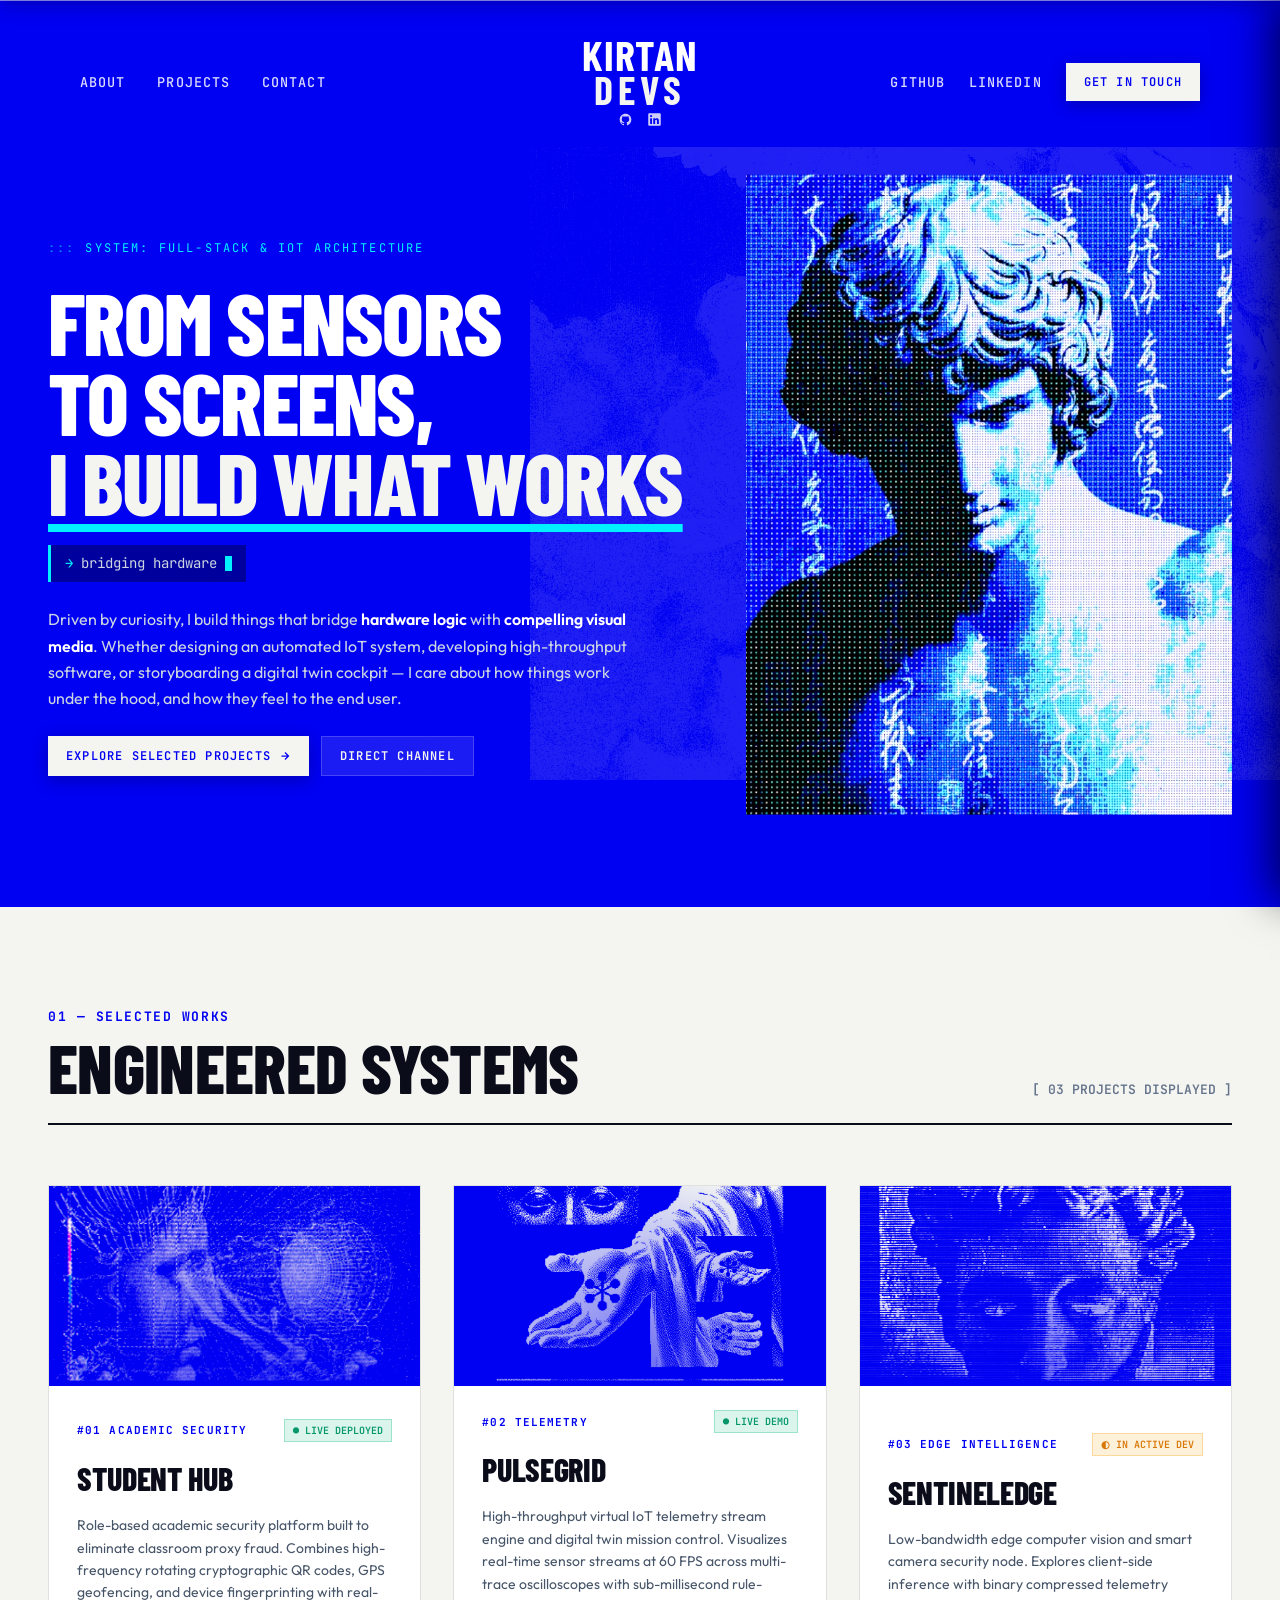
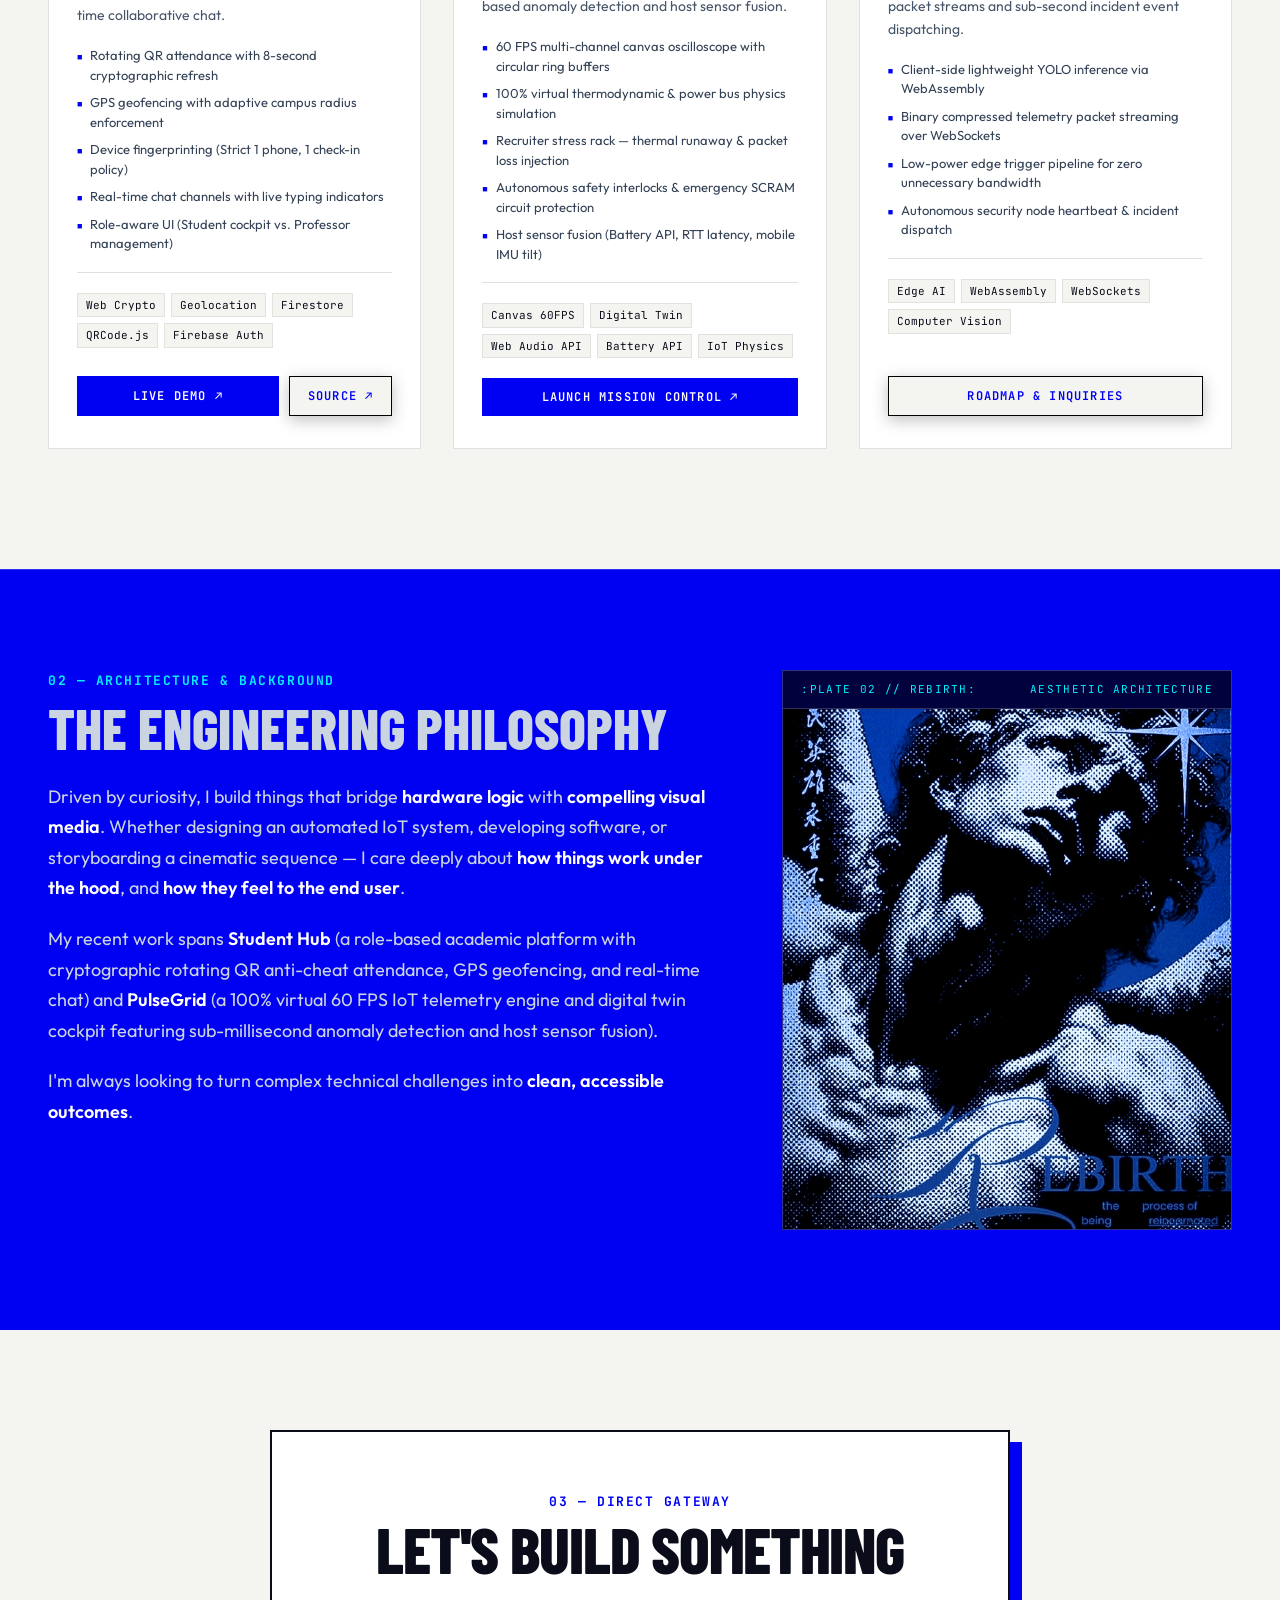
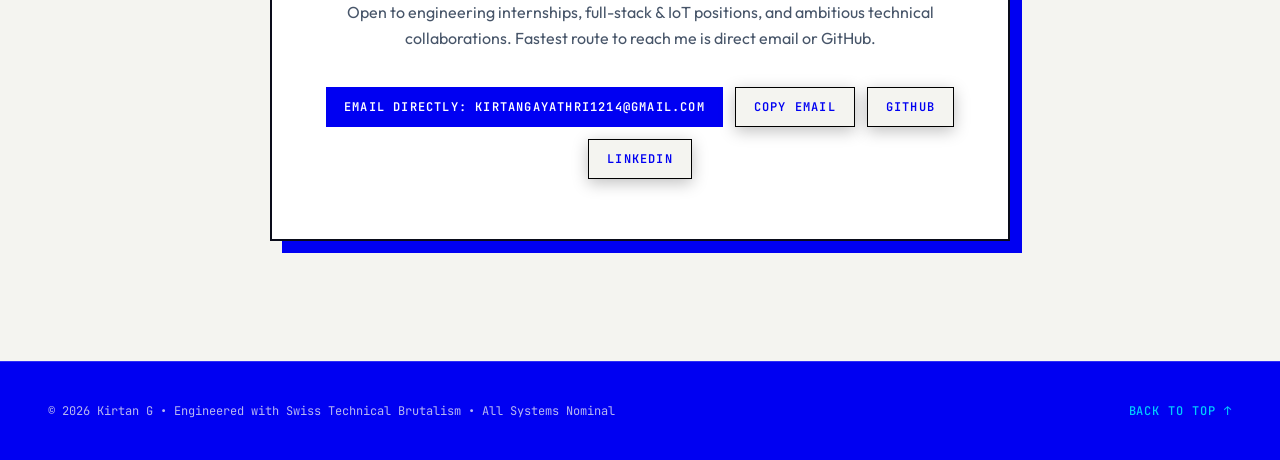
<file: index.html>
﻿<!DOCTYPE html>
<html lang="en">
<head>
  <meta charset="UTF-8">
  <meta name="viewport" content="width=device-width, initial-scale=1.0">
  <title>Kirtan G - IoT &amp; Full-Stack Developer | KIRTAN DEVS</title>
  <meta name="description" content="From sensors to screens, I build what works. Portfolio of Kirtan G featuring Student Hub, PulseGrid, and edge IoT engineering.">
  <meta name="theme-color" content="#0000f2">

  <!-- Open Graph / Social Previews -->
  <meta property="og:type" content="website">
  <meta property="og:title" content="Kirtan G | KIRTAN DEVS - Full-Stack &amp; IoT Developer">
  <meta property="og:description" content="From sensors to screens, I build what works. Explore selected works including Student Hub, PulseGrid, and edge intelligence systems.">
  <meta property="og:image" content="assets/hero-antinous.jpg">
  <meta name="twitter:card" content="summary_large_image">
  <meta name="twitter:title" content="Kirtan G | KIRTAN DEVS">
  <meta name="twitter:description" content="From sensors to screens, I build what works.">
  <meta name="twitter:image" content="assets/hero-antinous.jpg">

  <!-- Favicon (Electric Blue Brutalist Badge) -->
  <link rel="icon" type="image/svg+xml" href="data:image/svg+xml,%3Csvg xmlns='http://www.w3.org/2000/svg' viewBox='0 0 32 32'%3E%3Crect width='32' height='32' fill='%230000f2'/%3E%3Ctext x='16' y='22' fill='%23f4f4f0' font-family='monospace' font-weight='900' font-size='18' text-anchor='middle'%3EK%3C/text%3E%3C/svg%3E">

  <link rel="preconnect" href="https://fonts.googleapis.com">
  <link rel="preconnect" href="https://fonts.gstatic.com" crossorigin>
  <link href="https://fonts.googleapis.com/css2?family=Barlow+Condensed:wght@600;700;800;900&family=Bebas+Neue&family=JetBrains+Mono:wght@400;500;600;700&family=Outfit:wght@400;600;700;800&display=swap" rel="stylesheet">
  <link rel="stylesheet" href="styles.css">
</head>
<body>
  <!-- Film Grain Noise Overlay -->
  <div class="hw-noise-overlay" aria-hidden="true"></div>

  <!-- Antique Celestial Etching Background Watermark -->
  <div class="bg-antique-watermark" aria-hidden="true"></div>

  <!-- Pinned Sticky Navigation -->
  <aside class="pinned-nav" id="pinnedNav" aria-hidden="true">
    <div class="content-container pinned-nav-inner">
      <div style="display:flex; align-items:center; gap:12px;">
        <span style="font-family:'Barlow Condensed', sans-serif; font-weight:800; font-size:22px; letter-spacing:0.04em; line-height:1;">KIRTAN DEVS</span>
        <span class="badge-status live" style="font-size:9px;">:SYSTEM ONLINE:</span>
      </div>
      <div class="pinned-nav-links">
        <a href="#about">About</a>
        <a href="#projects">Projects</a>
        <a href="#contact">Contact</a>
      </div>
      <a href="mailto:kirtangayathri1214@gmail.com" class="hermes-btn hermes-btn-blue" style="padding:6px 14px; font-size:11px;">Connect</a>
    </div>
  </aside>

  <div class="hermes-wrapper">
    <!-- Top Header Navigation -->
    <header class="hermes-header">
      <div class="content-container">
        <nav class="hermes-nav" aria-label="Kirtan Navigation">
          <!-- 1. Left Links -->
          <div class="nav-col-left">
            <a href="#about" class="hw-nav-link">About</a>
            <a href="#projects" class="hw-nav-link">Projects</a>
            <a href="#contact" class="hw-nav-link">Contact</a>
          </div>

          <!-- 2. Center Brand (KIRTAN DEVS + GitHub, LinkedIn) -->
          <div class="nav-brand-center">
            <a href="#" class="brand-text-stacked" aria-label="Kirtan Devs Home">
              <span>KIRTAN</span>
              <span class="sub-brand">DEVS</span>
            </a>
            <div class="brand-socials-row">
              <!-- GitHub -->
              <a href="https://github.com/Kirtanx3" target="_blank" rel="noopener" aria-label="GitHub" title="GitHub">
                <svg viewBox="-3.36 -3.36 30.72 30.72"><path d="M12 .297c-6.63 0-12 5.373-12 12 0 5.303 3.438 9.8 8.205 11.385.6.113.82-.258.82-.577 0-.285-.01-1.04-.015-2.04-3.338.724-4.042-1.61-4.042-1.61C4.422 18.07 3.633 17.7 3.633 17.7c-1.087-.744.084-.729.084-.729 1.205.084 1.838 1.236 1.838 1.236 1.07 1.835 2.809 1.305 3.495.998.108-.776.417-1.305.76-1.605-2.665-.3-5.466-1.332-5.466-5.93 0-1.31.465-2.38 1.235-3.22-.135-.303-.54-1.523.105-3.176 0 0 1.005-.322 3.3 1.23.96-.267 1.98-.399 3-.405 1.02.006 2.04.138 3 .405 2.28-1.552 3.285-1.23 3.285-1.23.645 1.653.24 2.873.12 3.176.765.84 1.23 1.91 1.23 3.22 0 4.61-2.805 5.625-5.475 5.92.42.36.81 1.096.81 2.22 0 1.606-.015 2.896-.015 3.286 0 .315.21.69.825.57C20.565 22.092 24 17.592 24 12.297c0-6.627-5.373-12-12-12"/></svg>
              </a>
              <!-- LinkedIn -->
              <a href="https://www.linkedin.com/in/kirtan-g-93b215352" target="_blank" rel="noopener" aria-label="LinkedIn" title="LinkedIn">
                <svg viewBox="0 0 24 24"><path d="M20.5 2h-17A1.5 1.5 0 0 0 2 3.5v17A1.5 1.5 0 0 0 3.5 22h17a1.5 1.5 0 0 0 1.5-1.5v-17A1.5 1.5 0 0 0 20.5 2zM8 19H5v-9h3zM6.5 8.25A1.75 1.75 0 1 1 8.3 6.5a1.78 1.78 0 0 1-1.8 1.75zM19 19h-3v-4.74c0-1.42-.6-1.93-1.38-1.93A1.74 1.74 0 0 0 13 14.19a.66.66 0 0 0 0 .14V19h-3v-9h2.9v1.3a3.11 3.11 0 0 1 2.7-1.4c1.55 0 3.36.86 3.36 3.66z"/></svg>
              </a>
            </div>
          </div>

          <!-- 3. Right Links -->
          <div class="nav-col-right">
            <a href="https://github.com/Kirtanx3" target="_blank" rel="noopener" class="hw-nav-link">GitHub</a>
            <a href="https://www.linkedin.com/in/kirtan-g-93b215352" target="_blank" rel="noopener" class="hw-nav-link">LinkedIn</a>
            <a href="#contact" class="hermes-btn hermes-btn-paper">Get In Touch</a>
          </div>
        </nav>
      </div>
    </header>

    <!-- Main Content -->
    <main>
      <!-- Hero Section -->
      <section class="hero-section">
        <div class="content-container">
          <div class="hero-grid">
            <div class="hero-copy">
              <div class="hero-meta-tag">
                SYSTEM: FULL-STACK &amp; IoT ARCHITECTURE
              </div>

              <h1 class="hero-title">
                <span class="title-row">From Sensors</span>
                <span class="title-row">To Screens,</span>
                <span class="title-row highlight">I Build What Works</span>
              </h1>

              <div class="typing-bar">
                <span class="typing-prompt">→</span>
                <span id="typedText">bridging hardware &amp; software</span>
                <span class="typing-cursor"></span>
              </div>

              <p class="hero-description">
                Driven by curiosity, I build things that bridge <strong>hardware logic</strong> with
                <strong>compelling visual media</strong>. Whether designing an automated IoT system,
                developing high-throughput software, or storyboarding a digital twin cockpit &mdash;
                I care about how things work under the hood, and how they feel to the end user.
              </p>

              <div class="hero-actions">
                <a href="#projects" class="hermes-btn hermes-btn-paper">
                  Explore Selected Projects
                  <svg width="12" height="12" viewBox="0 0 24 24" fill="none" stroke="currentColor" stroke-width="2.5"><path d="M5 12h14M12 5l7 7-7 7"/></svg>
                </a>
                <a href="#contact" class="hermes-btn hermes-btn-ghost">
                  Direct Channel
                </a>
              </div>
            </div>

            <!-- Hero Graphic: Classical Greek Statue (Unobstructed Full View) -->
            <div class="hero-art-box" id="heroArtBox">
              <img src="assets/hero-antinous.jpg" alt="Cyber Halftone Classical Sculpture with Calligraphy" class="hero-statue-img">
            </div>
          </div>
        </div>
      </section>

      <!-- Projects Section with Authentic Historical Statue Artwork Banners -->
      <section class="paper-section" id="projects">
        <div class="content-container">
          <div class="paper-section-header">
            <div>
              <div class="section-tag">01 &mdash; Selected Works</div>
              <h2 class="section-main-heading">Engineered Systems</h2>
            </div>
            <div style="font-family:var(--font-mono); font-size:13px; font-weight:600; color:#64748b;">
              [ 03 PROJECTS DISPLAYED ]
            </div>
          </div>

          <div class="projects-showcase-grid">
            <!-- Project 1: Student Hub -->
            <article class="project-plate-card">
              <div class="card-art-banner">
                <img src="assets/art-connect.webp" alt="Classical Greek Statues Reaching Across" loading="lazy">
                <div class="card-art-overlay-noise"></div>
              </div>

              <div class="card-body-content">
                <div class="card-top-meta">
                  <span class="card-num">#01 ACADEMIC SECURITY</span>
                  <span class="badge-status live">● LIVE DEPLOYED</span>
                </div>
                <h3 class="project-plate-title">Student Hub</h3>
                <p class="project-plate-desc">
                  Role-based academic security platform built to eliminate classroom proxy fraud.
                  Combines high-frequency rotating cryptographic QR codes, GPS geofencing, and device
                  fingerprinting with real-time collaborative chat.
                </p>

                <ul class="feature-checklist">
                  <li>Rotating QR attendance with 8-second cryptographic refresh</li>
                  <li>GPS geofencing with adaptive campus radius enforcement</li>
                  <li>Device fingerprinting (Strict 1 phone, 1 check-in policy)</li>
                  <li>Real-time chat channels with live typing indicators</li>
                  <li>Role-aware UI (Student cockpit vs. Professor management)</li>
                </ul>

                <div class="card-tags">
                  <span class="card-tag-pill">Web Crypto</span>
                  <span class="card-tag-pill">Geolocation</span>
                  <span class="card-tag-pill">Firestore</span>
                  <span class="card-tag-pill">QRCode.js</span>
                  <span class="card-tag-pill">Firebase Auth</span>
                </div>
              </div>

              <div class="card-actions">
                <a href="https://kirtan-hub.vercel.app" target="_blank" rel="noopener" class="hermes-btn hermes-btn-blue" style="flex:1;">
                  Live Demo ↗
                </a>
                <a href="https://github.com/Kirtanx3/Student-Hub" target="_blank" rel="noopener" class="hermes-btn hermes-btn-paper" style="border:1px solid #000;">
                  Source ↗
                </a>
              </div>
            </article>

            <!-- Project 2: PulseGrid -->
            <article class="project-plate-card">
              <div class="card-art-banner">
                <img src="assets/art-pulsegrid.jpg" alt="Electric Blue Dithered Outstretched Hand with Telemetry Network Node Symbol" loading="lazy">
                <div class="card-art-overlay-noise"></div>
              </div>

              <div class="card-body-content">
                <div class="card-top-meta">
                  <span class="card-num">#02 TELEMETRY</span>
                  <span class="badge-status live">● LIVE DEMO</span>
                </div>
                <h3 class="project-plate-title">PulseGrid</h3>
                <p class="project-plate-desc">
                  High-throughput virtual IoT telemetry stream engine and digital twin mission control.
                  Visualizes real-time sensor streams at 60 FPS across multi-trace oscilloscopes with
                  sub-millisecond rule-based anomaly detection and host sensor fusion.
                </p>

                <ul class="feature-checklist">
                  <li>60 FPS multi-channel canvas oscilloscope with circular ring buffers</li>
                  <li>100% virtual thermodynamic &amp; power bus physics simulation</li>
                  <li>Recruiter stress rack &mdash; thermal runaway &amp; packet loss injection</li>
                  <li>Autonomous safety interlocks &amp; emergency SCRAM circuit protection</li>
                  <li>Host sensor fusion (Battery API, RTT latency, mobile IMU tilt)</li>
                </ul>

                <div class="card-tags">
                  <span class="card-tag-pill">Canvas 60FPS</span>
                  <span class="card-tag-pill">Digital Twin</span>
                  <span class="card-tag-pill">Web Audio API</span>
                  <span class="card-tag-pill">Battery API</span>
                  <span class="card-tag-pill">IoT Physics</span>
                </div>
              </div>

              <div class="card-actions">
                <a href="https://kirtanx3.vercel.app/pulsegrid/" target="_blank" rel="noopener" class="hermes-btn hermes-btn-blue" style="width:100%;">
                  Launch Mission Control ↗
                </a>
              </div>
            </article>

            <!-- Project 3: SentinelEdge -->
            <article class="project-plate-card">
              <div class="card-art-banner">
                <img src="assets/art-memory.webp" alt="Classical Antiquity Sculpted Head" loading="lazy">
                <div class="card-art-overlay-noise"></div>
              </div>

              <div class="card-body-content">
                <div class="card-top-meta">
                  <span class="card-num">#03 EDGE INTELLIGENCE</span>
                  <span class="badge-status wip">◐ IN ACTIVE DEV</span>
                </div>
                <h3 class="project-plate-title">SentinelEdge</h3>
                <p class="project-plate-desc">
                  Low-bandwidth edge computer vision and smart camera security node. Explores
                  client-side inference with binary compressed telemetry packet streams and
                  sub-second incident event dispatching.
                </p>

                <ul class="feature-checklist">
                  <li>Client-side lightweight YOLO inference via WebAssembly</li>
                  <li>Binary compressed telemetry packet streaming over WebSockets</li>
                  <li>Low-power edge trigger pipeline for zero unnecessary bandwidth</li>
                  <li>Autonomous security node heartbeat &amp; incident dispatch</li>
                </ul>

                <div class="card-tags">
                  <span class="card-tag-pill">Edge AI</span>
                  <span class="card-tag-pill">WebAssembly</span>
                  <span class="card-tag-pill">WebSockets</span>
                  <span class="card-tag-pill">Computer Vision</span>
                </div>
              </div>

              <div class="card-actions">
                <a href="#contact" class="hermes-btn hermes-btn-paper" style="width:100%; border:1px solid #000;">
                  Roadmap &amp; Inquiries
                </a>
              </div>
            </article>          </div>
        </div>
      </section>

      <!-- About & Technical Stack Section -->
      <section class="about-section" id="about">
        <div class="content-container">
          <div class="about-grid">
            <div class="about-bio-text">
              <div class="section-tag" style="color:var(--hermes-cyan);">02 &mdash; Architecture &amp; Background</div>
              <h2 style="font-family:'Barlow Condensed', sans-serif; font-size:clamp(36px, 4.5vw, 56px); font-weight:800; text-transform:uppercase; line-height:0.95; margin-bottom:28px;">
                The Engineering Philosophy
              </h2>
              <p>
                Driven by curiosity, I build things that bridge <strong>hardware logic</strong> with
                <strong>compelling visual media</strong>. Whether designing an automated IoT system,
                developing software, or storyboarding a cinematic sequence &mdash; I care deeply about
                <strong>how things work under the hood</strong>, and <strong>how they feel to the end user</strong>.
              </p>
              <p>
                My recent work spans <strong>Student Hub</strong> (a role-based academic platform with cryptographic rotating QR anti-cheat attendance, GPS geofencing, and real-time chat) and <strong>PulseGrid</strong> (a 100% virtual 60 FPS IoT telemetry engine and digital twin cockpit featuring sub-millisecond anomaly detection and host sensor fusion).
              </p>
              <p>
                I'm always looking to turn complex technical challenges into <strong>clean, accessible outcomes</strong>.
              </p>
            </div>

            <div class="about-sidebar">
              <!-- Classical Sculpture Art Plate: REBIRTH -->
              <div class="about-art-card">
                <div class="about-art-header">
                  <span>:PLATE 02 // REBIRTH:</span>
                  <span>AESTHETIC ARCHITECTURE</span>
                </div>
                <div class="about-art-frame">
                  <img src="assets/about-statue.jpg" alt="Classical Sculpture with Blue Halftone and Rebirth Calligraphy" class="about-statue-img">
                </div>
              </div>
            </div>
          </div>
        </div>
      </section>

      <!-- Contact Section -->
      <section class="contact-section" id="contact">
        <div class="content-container">
          <div class="contact-card-box">
            <div class="section-tag">03 &mdash; Direct Gateway</div>
            <h2 class="contact-title">Let's Build Something</h2>
            <p class="contact-text">
              Open to engineering internships, full-stack &amp; IoT positions, and ambitious technical collaborations.
              Fastest route to reach me is direct email or GitHub.
            </p>
            <div class="contact-button-row">
              <a href="mailto:kirtangayathri1214@gmail.com" class="hermes-btn hermes-btn-blue">
                Email Directly: kirtangayathri1214@gmail.com
              </a>
              <button class="hermes-btn hermes-btn-paper" id="copyEmailAction" style="border:1px solid #000;">
                <span id="copyEmailLabel">Copy Email</span>
              </button>
              <a href="https://github.com/Kirtanx3" target="_blank" rel="noopener" class="hermes-btn hermes-btn-paper" style="border:1px solid #000;">
                GitHub
              </a>
              <a href="https://www.linkedin.com/in/kirtan-g-93b215352" target="_blank" rel="noopener" class="hermes-btn hermes-btn-paper" style="border:1px solid #000;">
                LinkedIn
              </a>
            </div>
          </div>
        </div>
      </section>
    </main>

    <!-- Footer -->
    <footer class="hermes-footer">
      <div class="content-container" style="display:flex; justify-content:space-between; align-items:center; flex-wrap:wrap; gap:16px;">
        <div style="font-family:var(--font-mono); font-size:12px; color:rgba(244,244,240,0.75);">
          &copy; 2026 Kirtan G &bull; Engineered with Swiss Technical Brutalism &bull; All Systems Nominal
        </div>
        <div>
          <a href="#" class="hw-nav-link" style="color:var(--hermes-cyan); font-family:var(--font-mono); font-size:12px;">Back to Top &uarr;</a>
        </div>
      </div>
    </footer>
  </div>

    <!-- ===== SWISS BRUTALIST MOBILE NAVIGATION DRAWER & OVERLAY ===== -->
  <div class="mobile-nav-overlay" id="mobileNavOverlay" aria-hidden="true"></div>
  <aside class="mobile-nav-drawer" id="mobileNavDrawer" aria-label="Mobile Navigation Menu">
    <div class="mobile-drawer-header">
      <div class="mobile-drawer-brand">
        <span>KIRTAN</span>
        <span class="sub-brand">DEVS</span>
      </div>
      <button class="mobile-drawer-close" id="mobileDrawerClose" aria-label="Close navigation menu" type="button">&times;</button>
    </div>

    <div class="mobile-drawer-status">
      <span class="badge-status live">:SYSTEM ONLINE:</span>
      <span class="mobile-drawer-tag">FULL-STACK &amp; IoT</span>
    </div>

    <nav class="mobile-drawer-links">
      <a href="#projects" class="mobile-drawer-link" data-mobile-nav>
        <span class="link-num">01</span>
        <span class="link-label">Selected Works</span>
        <span class="link-arrow">&rarr;</span>
      </a>
      <a href="#about" class="mobile-drawer-link" data-mobile-nav>
        <span class="link-num">02</span>
        <span class="link-label">The Philosophy</span>
        <span class="link-arrow">&rarr;</span>
      </a>
      <a href="#contact" class="mobile-drawer-link" data-mobile-nav>
        <span class="link-num">03</span>
        <span class="link-label">Direct Gateway</span>
        <span class="link-arrow">&rarr;</span>
      </a>
    </nav>

    <div class="mobile-drawer-footer">
      <a href="mailto:kirtangayathri1214@gmail.com" class="hermes-btn hermes-btn-blue" style="width:100%; padding:12px; margin-bottom:12px;">
        Email Directly &rarr;
      </a>
      <div class="mobile-drawer-socials">
        <a href="https://github.com/Kirtanx3" target="_blank" rel="noopener" class="hermes-btn hermes-btn-paper" style="flex:1; border:1px solid #000; padding:10px;">
          GitHub &nearr;
        </a>
        <a href="https://www.linkedin.com/in/kirtan-g-93b215352" target="_blank" rel="noopener" class="hermes-btn hermes-btn-paper" style="flex:1; border:1px solid #000; padding:10px;">
          LinkedIn &nearr;
        </a>
      </div>
    </div>
  </aside>

  <div id="toastNotice" class="toast-notice">Copied to clipboard!</div>
  <script src="script.js"></script>
</body>
</html>
</file>
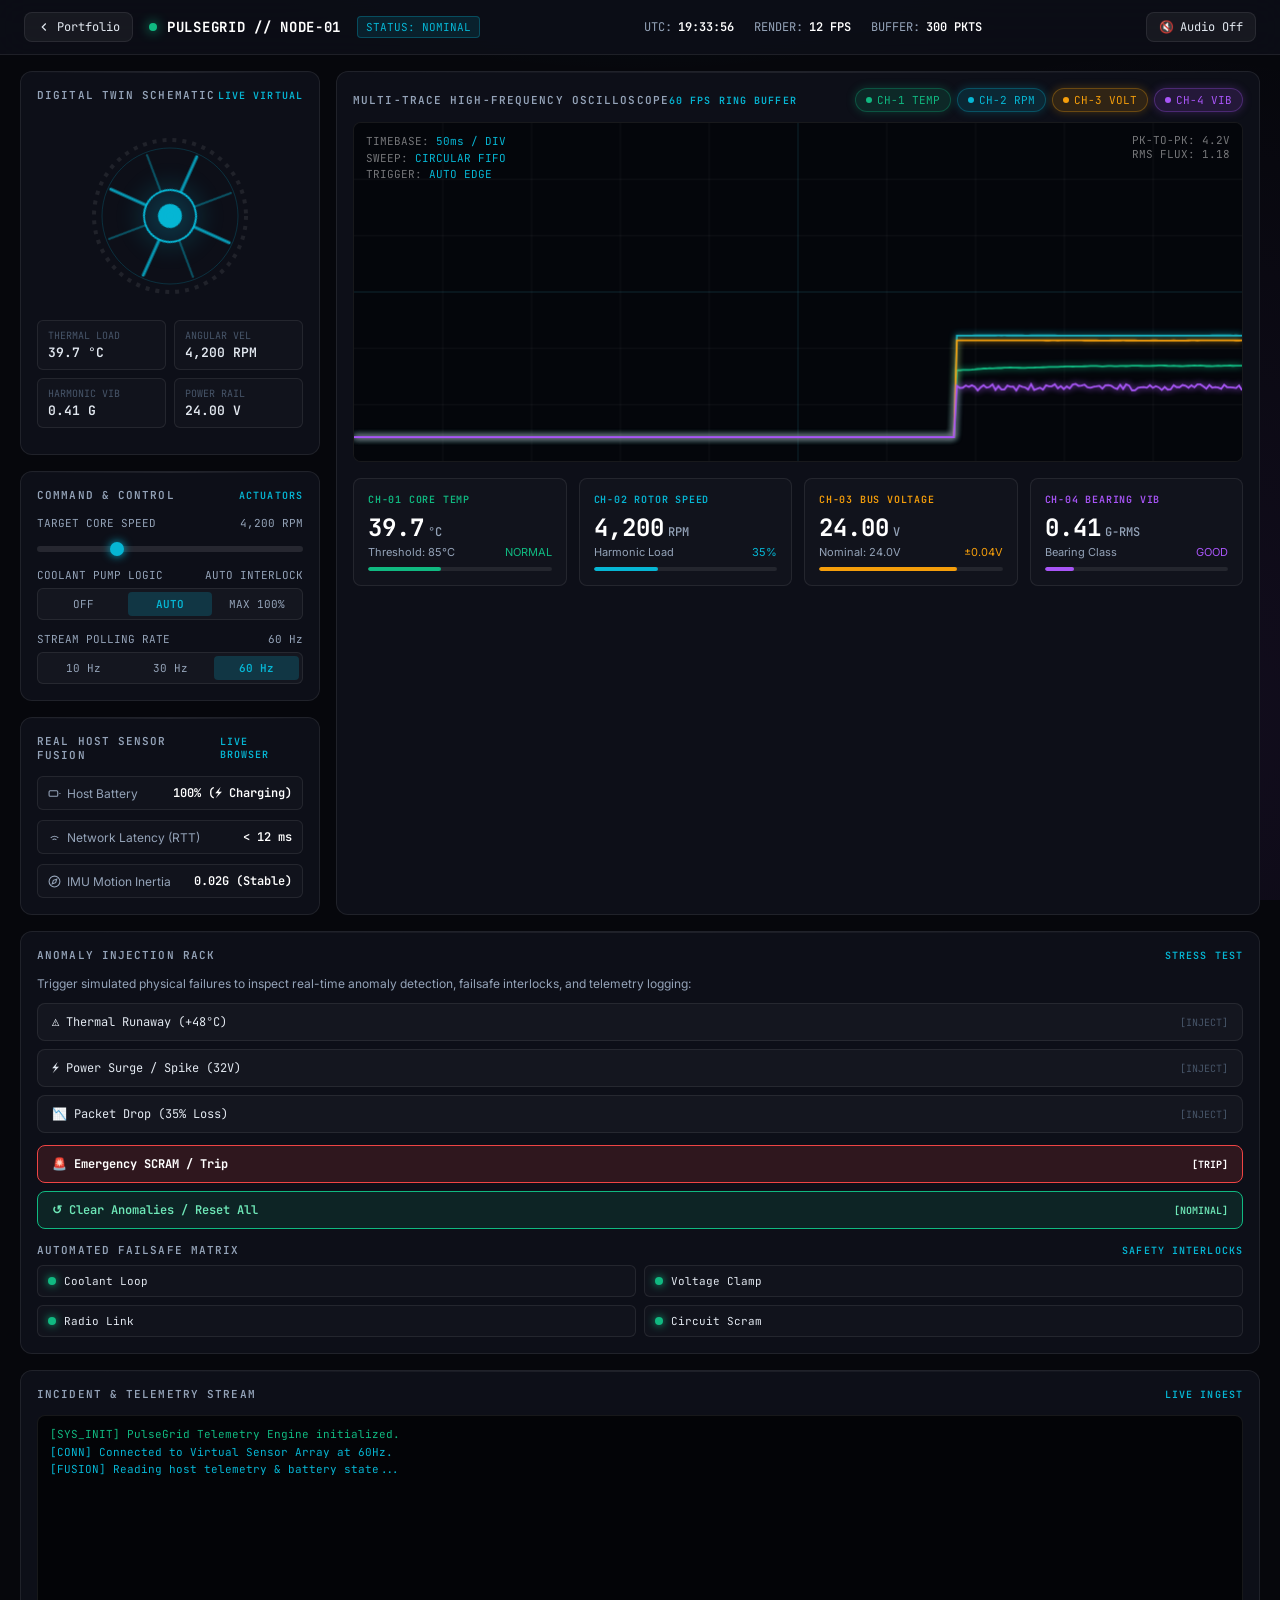
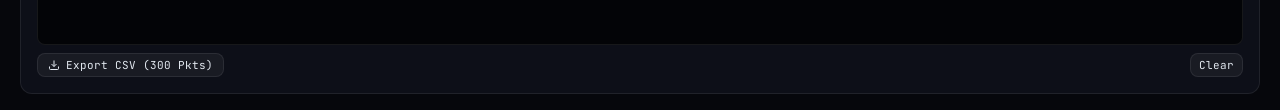
<file: pulsegrid/index.html>
<!DOCTYPE html>
<html lang="en">
<head>
<meta charset="UTF-8">
<meta name="viewport" content="width=device-width, initial-scale=1.0">
<title>PulseGrid — High-Throughput IoT Telemetry Engine & Digital Twin</title>
<meta name="description" content="Real-time virtual IoT telemetry stream engine, 60 FPS multi-channel oscilloscope, anomaly detection, and digital twin mission control.">
<link rel="icon" href="data:image/svg+xml,<svg xmlns='http://www.w3.org/2000/svg' viewBox='0 0 100 100'><text y='.9em' font-size='90'>⚡</text></svg>">

<link rel="preconnect" href="https://fonts.googleapis.com">
<link rel="preconnect" href="https://fonts.gstatic.com" crossorigin>
<link href="https://fonts.googleapis.com/css2?family=Inter:wght@400;500;600;700;800&family=JetBrains+Mono:wght@400;500;600;700&display=swap" rel="stylesheet">

<style>
* { margin: 0; padding: 0; box-sizing: border-box; }

:root {
  --bg-deep: #06070c;
  --bg-panel: #0d0f18;
  --bg-card: rgba(18, 22, 34, 0.7);
  --border: rgba(255, 255, 255, 0.08);
  --border-glow: rgba(6, 182, 212, 0.3);
  --text: #e2e8f0;
  --text-dim: #94a3b8;
  --text-muted: #475569;
  
  --cyan: #06b6d4;
  --cyan-glow: rgba(6, 182, 212, 0.25);
  --emerald: #10b981;
  --emerald-glow: rgba(16, 185, 129, 0.25);
  --amber: #f59e0b;
  --amber-glow: rgba(245, 158, 11, 0.25);
  --rose: #ef4444;
  --rose-glow: rgba(239, 68, 68, 0.35);
  --purple: #a855f7;
  
  --mono: 'JetBrains Mono', monospace;
  --sans: 'Inter', -apple-system, BlinkMacSystemFont, sans-serif;
  --radius: 12px;
  --radius-sm: 8px;
}

body {
  font-family: var(--sans);
  background: var(--bg-deep);
  color: var(--text);
  min-height: 100vh;
  overflow-x: hidden;
  background-image: 
    radial-gradient(ellipse 60% 40% at 50% -20%, rgba(6, 182, 212, 0.12), transparent 70%),
    radial-gradient(circle at 90% 80%, rgba(168, 85, 247, 0.08), transparent 50%),
    linear-gradient(to bottom, rgba(6,7,12,0.9), var(--bg-deep));
  background-attachment: fixed;
}

/* Custom Scrollbars */
::-webkit-scrollbar { width: 6px; height: 6px; }
::-webkit-scrollbar-track { background: var(--bg-deep); }
::-webkit-scrollbar-thumb { background: rgba(255, 255, 255, 0.12); border-radius: 4px; }
::-webkit-scrollbar-thumb:hover { background: rgba(255, 255, 255, 0.2); }

/* ========== TOPBAR ========== */
.topbar {
  display: flex;
  justify-content: space-between;
  align-items: center;
  padding: 12px 24px;
  background: rgba(13, 15, 24, 0.85);
  backdrop-filter: blur(16px);
  border-bottom: 1px solid var(--border);
  position: sticky;
  top: 0;
  z-index: 100;
}

.topbar-left {
  display: flex;
  align-items: center;
  gap: 16px;
}

.system-title {
  display: flex;
  align-items: center;
  gap: 10px;
  font-family: var(--mono);
  font-weight: 700;
  font-size: 14px;
  letter-spacing: 0.05em;
  color: #fff;
}

.pulse-dot {
  width: 8px;
  height: 8px;
  border-radius: 50%;
  background: var(--emerald);
  box-shadow: 0 0 12px var(--emerald);
  animation: blink-live 1.6s infinite;
}

.pulse-dot.critical {
  background: var(--rose) !important;
  box-shadow: 0 0 16px var(--rose) !important;
  animation: blink-crit 0.6s infinite !important;
}

@keyframes blink-live {
  0%, 100% { opacity: 1; transform: scale(1); }
  50% { opacity: 0.4; transform: scale(1.2); }
}

@keyframes blink-crit {
  0%, 100% { opacity: 1; transform: scale(1.3); }
  50% { opacity: 0.2; transform: scale(0.9); }
}

.badge-tag {
  font-family: var(--mono);
  font-size: 11px;
  padding: 3px 8px;
  border-radius: 4px;
  background: rgba(6, 182, 212, 0.12);
  border: 1px solid rgba(6, 182, 212, 0.3);
  color: var(--cyan);
}

.topbar-center {
  display: flex;
  align-items: center;
  gap: 20px;
  font-family: var(--mono);
  font-size: 12px;
  color: var(--text-dim);
}

.stat-chip {
  display: flex;
  align-items: center;
  gap: 6px;
}
.stat-chip .val { color: #fff; font-weight: 600; }

.topbar-right {
  display: flex;
  align-items: center;
  gap: 12px;
}

.btn-ctrl {
  background: rgba(255, 255, 255, 0.05);
  border: 1px solid var(--border);
  color: var(--text);
  font-family: var(--mono);
  font-size: 12px;
  padding: 6px 12px;
  border-radius: var(--radius-sm);
  cursor: pointer;
  display: inline-flex;
  align-items: center;
  gap: 6px;
  transition: all 0.2s ease;
  text-decoration: none;
}

.btn-ctrl:hover {
  background: rgba(255, 255, 255, 0.1);
  border-color: rgba(255, 255, 255, 0.2);
  color: #fff;
}

.btn-ctrl.active {
  background: rgba(6, 182, 212, 0.2);
  border-color: var(--cyan);
  color: var(--cyan);
}

/* ========== MAIN LAYOUT ========== */
.dashboard-grid {
  display: grid;
  grid-template-columns: 320px 1fr 340px;
  gap: 16px;
  padding: 16px 20px;
  min-height: calc(100vh - 60px);
}

@media (max-width: 1280px) {
  .dashboard-grid {
    grid-template-columns: 300px 1fr;
  }
  .panel-right {
    grid-column: span 2;
  }
}

@media (max-width: 960px) {
  .dashboard-grid {
    grid-template-columns: 1fr;
  }
  .panel-right {
    grid-column: span 1;
  }
}

/* ========== PANELS & CARDS ========== */
.panel {
  display: flex;
  flex-direction: column;
  gap: 16px;
}

.card {
  background: var(--bg-panel);
  border: 1px solid var(--border);
  border-radius: var(--radius);
  padding: 16px;
  position: relative;
  overflow: hidden;
  backdrop-filter: blur(10px);
}

.card::before {
  content: '';
  position: absolute;
  top: 0; left: 0; right: 0; height: 1px;
  background: linear-gradient(90deg, transparent, rgba(255,255,255,0.08), transparent);
}

.card-title {
  font-family: var(--mono);
  font-size: 11px;
  font-weight: 600;
  text-transform: uppercase;
  letter-spacing: 0.1em;
  color: var(--text-dim);
  margin-bottom: 14px;
  display: flex;
  align-items: center;
  justify-content: space-between;
}

.card-title .tag {
  color: var(--cyan);
  font-size: 10px;
}

/* ========== DIGITAL TWIN SCHEMATIC ========== */
.digital-twin-container {
  display: flex;
  flex-direction: column;
  align-items: center;
  padding: 10px 0;
  position: relative;
}

.twin-viewport {
  width: 180px;
  height: 180px;
  position: relative;
  display: flex;
  align-items: center;
  justify-content: center;
}

.twin-core-glow {
  position: absolute;
  width: 90px;
  height: 90px;
  border-radius: 50%;
  background: radial-gradient(circle, var(--cyan-glow) 0%, transparent 70%);
  transition: background 0.4s ease;
  filter: blur(8px);
}

.twin-svg {
  width: 100%;
  height: 100%;
  overflow: visible;
}

.twin-rotor {
  transform-origin: 90px 90px;
  will-change: transform;
}

.twin-readouts {
  width: 100%;
  margin-top: 14px;
  display: grid;
  grid-template-columns: 1fr 1fr;
  gap: 8px;
}

.mini-stat {
  background: rgba(255, 255, 255, 0.02);
  border: 1px solid var(--border);
  border-radius: 6px;
  padding: 8px 10px;
}

.mini-stat .lbl {
  font-family: var(--mono);
  font-size: 10px;
  color: var(--text-muted);
  text-transform: uppercase;
}

.mini-stat .num {
  font-family: var(--mono);
  font-size: 13px;
  font-weight: 600;
  color: var(--text);
  margin-top: 2px;
}

/* ========== HOST DEVICE SENSOR FUSION ========== */
.host-sensor-list {
  display: flex;
  flex-direction: column;
  gap: 10px;
}

.sensor-row {
  display: flex;
  justify-content: space-between;
  align-items: center;
  padding: 8px 10px;
  background: rgba(255, 255, 255, 0.02);
  border: 1px solid var(--border);
  border-radius: 6px;
  font-size: 12px;
}

.sensor-row .name {
  color: var(--text-dim);
  display: flex;
  align-items: center;
  gap: 6px;
}

.sensor-row .val {
  font-family: var(--mono);
  font-weight: 600;
  color: #fff;
}

/* ========== CONTROLS ========== */
.ctrl-group {
  margin-bottom: 12px;
}

.ctrl-label {
  display: flex;
  justify-content: space-between;
  font-size: 11px;
  font-family: var(--mono);
  color: var(--text-dim);
  margin-bottom: 6px;
}

.slider-range {
  width: 100%;
  height: 6px;
  border-radius: 3px;
  background: rgba(255, 255, 255, 0.1);
  outline: none;
  -webkit-appearance: none;
  cursor: pointer;
}

.slider-range::-webkit-slider-thumb {
  -webkit-appearance: none;
  width: 14px;
  height: 14px;
  border-radius: 50%;
  background: var(--cyan);
  box-shadow: 0 0 10px var(--cyan);
  cursor: pointer;
}

.segmented-ctrl {
  display: flex;
  background: rgba(255, 255, 255, 0.03);
  border: 1px solid var(--border);
  border-radius: 6px;
  padding: 3px;
  gap: 2px;
}

.segmented-btn {
  flex: 1;
  background: transparent;
  border: none;
  color: var(--text-dim);
  font-family: var(--mono);
  font-size: 11px;
  padding: 5px 0;
  border-radius: 4px;
  cursor: pointer;
  transition: all 0.2s;
}

.segmented-btn.active {
  background: rgba(6, 182, 212, 0.2);
  color: var(--cyan);
  font-weight: 600;
}

/* ========== OSCILLOSCOPE (CENTER) ========== */
.scope-header {
  display: flex;
  justify-content: space-between;
  align-items: center;
  margin-bottom: 10px;
  flex-wrap: wrap;
  gap: 10px;
}

.channel-toggles {
  display: flex;
  gap: 6px;
  flex-wrap: wrap;
}

.ch-badge {
  display: inline-flex;
  align-items: center;
  gap: 5px;
  font-family: var(--mono);
  font-size: 11px;
  padding: 4px 10px;
  border-radius: 20px;
  cursor: pointer;
  user-select: none;
  border: 1px solid transparent;
  transition: all 0.2s;
  background: rgba(255, 255, 255, 0.03);
}

.ch-badge.ch1 { color: var(--emerald); border-color: rgba(16, 185, 129, 0.3); }
.ch-badge.ch1.active { background: rgba(16, 185, 129, 0.15); box-shadow: 0 0 10px var(--emerald-glow); }

.ch-badge.ch2 { color: var(--cyan); border-color: rgba(6, 182, 212, 0.3); }
.ch-badge.ch2.active { background: rgba(6, 182, 212, 0.15); box-shadow: 0 0 10px var(--cyan-glow); }

.ch-badge.ch3 { color: var(--amber); border-color: rgba(245, 158, 11, 0.3); }
.ch-badge.ch3.active { background: rgba(245, 158, 11, 0.15); box-shadow: 0 0 10px var(--amber-glow); }

.ch-badge.ch4 { color: var(--purple); border-color: rgba(168, 85, 247, 0.3); }
.ch-badge.ch4.active { background: rgba(168, 85, 247, 0.15); box-shadow: 0 0 10px rgba(168, 85, 247, 0.25); }

.ch-badge.off { opacity: 0.35; filter: grayscale(1); }

.scope-wrapper {
  position: relative;
  width: 100%;
  height: 340px;
  background: #040509;
  border: 1px solid var(--border);
  border-radius: var(--radius-sm);
  overflow: hidden;
}

#scopeCanvas {
  width: 100%;
  height: 100%;
  display: block;
}

.scope-hud {
  position: absolute;
  top: 10px;
  left: 12px;
  font-family: var(--mono);
  font-size: 11px;
  color: rgba(255, 255, 255, 0.45);
  pointer-events: none;
  line-height: 1.5;
}

.scope-hud .hud-val { color: var(--cyan); }

.scope-hud-right {
  position: absolute;
  top: 10px;
  right: 12px;
  font-family: var(--mono);
  font-size: 11px;
  color: rgba(255, 255, 255, 0.45);
  text-align: right;
  pointer-events: none;
}

/* ========== METRIC CARDS ROW ========== */
.metric-grid {
  display: grid;
  grid-template-columns: repeat(4, 1fr);
  gap: 12px;
  margin-top: 16px;
}

@media (max-width: 800px) {
  .metric-grid { grid-template-columns: repeat(2, 1fr); }
}

.metric-card {
  background: rgba(255, 255, 255, 0.02);
  border: 1px solid var(--border);
  border-radius: var(--radius-sm);
  padding: 14px;
  position: relative;
  transition: all 0.3s ease;
}

.metric-card.warn {
  border-color: var(--amber);
  background: rgba(245, 158, 11, 0.05);
}

.metric-card.crit {
  border-color: var(--rose);
  background: rgba(239, 68, 68, 0.08);
  animation: pulse-crit-card 1.2s infinite;
}

@keyframes pulse-crit-card {
  0%, 100% { box-shadow: 0 0 12px rgba(239, 68, 68, 0.2); }
  50% { box-shadow: 0 0 24px rgba(239, 68, 68, 0.45); }
}

.metric-card .ch-label {
  font-family: var(--mono);
  font-size: 10px;
  font-weight: 600;
  text-transform: uppercase;
  letter-spacing: 0.08em;
  color: var(--text-muted);
}

.metric-card .ch-val {
  font-family: var(--mono);
  font-size: 24px;
  font-weight: 700;
  color: #fff;
  margin: 6px 0 2px;
  display: flex;
  align-items: baseline;
  gap: 4px;
}

.metric-card .ch-unit {
  font-size: 12px;
  font-weight: 500;
  color: var(--text-dim);
}

.metric-bar-bg {
  width: 100%;
  height: 4px;
  background: rgba(255, 255, 255, 0.08);
  border-radius: 2px;
  margin-top: 8px;
  overflow: hidden;
}

.metric-bar-fill {
  height: 100%;
  border-radius: 2px;
  transition: width 0.15s ease, background 0.3s;
}

/* ========== RIGHT PANEL: ANOMALY RACK & LOGS ========== */
.anomaly-rack {
  display: flex;
  flex-direction: column;
  gap: 8px;
}

.btn-anomaly {
  background: rgba(255, 255, 255, 0.03);
  border: 1px solid var(--border);
  color: var(--text);
  font-family: var(--mono);
  font-size: 12px;
  padding: 10px 14px;
  border-radius: var(--radius-sm);
  cursor: pointer;
  display: flex;
  align-items: center;
  justify-content: space-between;
  transition: all 0.2s ease;
  text-align: left;
}

.btn-anomaly:hover {
  background: rgba(255, 255, 255, 0.08);
  border-color: rgba(255, 255, 255, 0.2);
  transform: translateX(2px);
}

.btn-anomaly.active-amber {
  background: rgba(245, 158, 11, 0.15);
  border-color: var(--amber);
  color: #fbbf24;
}

.btn-anomaly.active-red {
  background: rgba(239, 68, 68, 0.2);
  border-color: var(--rose);
  color: #fca5a5;
  box-shadow: 0 0 16px var(--rose-glow);
}

.btn-scram {
  background: rgba(239, 68, 68, 0.15);
  border: 1px solid var(--rose);
  color: #fff;
  font-weight: 700;
  margin-top: 4px;
}
.btn-scram:hover {
  background: rgba(239, 68, 68, 0.3);
  box-shadow: 0 0 20px var(--rose-glow);
}

.btn-reset {
  background: rgba(16, 185, 129, 0.12);
  border: 1px solid var(--emerald);
  color: #6ee7b7;
  font-weight: 600;
}
.btn-reset:hover {
  background: rgba(16, 185, 129, 0.25);
  box-shadow: 0 0 16px var(--emerald-glow);
}

/* Failsafe Interlock Matrix */
.failsafe-matrix {
  display: grid;
  grid-template-columns: 1fr 1fr;
  gap: 8px;
  margin-top: 6px;
}

.interlock-indicator {
  display: flex;
  align-items: center;
  gap: 8px;
  padding: 8px 10px;
  background: rgba(255, 255, 255, 0.02);
  border: 1px solid var(--border);
  border-radius: 6px;
  font-size: 11px;
  font-family: var(--mono);
}

.led {
  width: 8px;
  height: 8px;
  border-radius: 50%;
  background: #334155;
  flex-shrink: 0;
  transition: all 0.3s;
}

.led.green { background: var(--emerald); box-shadow: 0 0 8px var(--emerald); }
.led.amber { background: var(--amber); box-shadow: 0 0 10px var(--amber); }
.led.red { background: var(--rose); box-shadow: 0 0 12px var(--rose); }

/* Live Telemetry Terminal */
.terminal-window {
  height: 230px;
  background: #030407;
  border: 1px solid var(--border);
  border-radius: var(--radius-sm);
  padding: 10px 12px;
  font-family: var(--mono);
  font-size: 11px;
  color: #94a3b8;
  overflow-y: auto;
  line-height: 1.6;
}

.terminal-line {
  word-break: break-all;
  animation: fadeIn 0.15s ease;
}

@keyframes fadeIn {
  from { opacity: 0; transform: translateY(2px); }
  to { opacity: 1; transform: translateY(0); }
}

.terminal-line.cyan { color: var(--cyan); }
.terminal-line.amber { color: var(--amber); }
.terminal-line.red { color: #f87171; font-weight: 600; }
.terminal-line.green { color: var(--emerald); }

.terminal-actions {
  display: flex;
  justify-content: space-between;
  align-items: center;
  margin-top: 8px;
}
</style>
</head>
<body>

<!-- TOP BAR -->
<header class="topbar">
  <div class="topbar-left">
    <a href="../index.html" class="btn-ctrl" title="Back to Portfolio">
      <svg width="14" height="14" viewBox="0 0 24 24" fill="none" stroke="currentColor" stroke-width="2"><path d="m15 18-6-6 6-6"/></svg>
      Portfolio
    </a>
    <div class="system-title">
      <div class="pulse-dot" id="mainPulseDot"></div>
      <span>PULSEGRID // NODE-01</span>
    </div>
    <span class="badge-tag" id="systemStatusBadge">STATUS: NOMINAL</span>
  </div>

  <div class="topbar-center">
    <div class="stat-chip">
      <span>UTC:</span>
      <span class="val" id="utcClock">00:00:00</span>
    </div>
    <div class="stat-chip">
      <span>RENDER:</span>
      <span class="val" id="fpsReadout">60 FPS</span>
    </div>
    <div class="stat-chip">
      <span>BUFFER:</span>
      <span class="val" id="bufferReadout">300 PKTS</span>
    </div>
  </div>

  <div class="topbar-right">
    <button type="button" class="btn-ctrl" id="audioToggleBtn" title="Toggle Synthetic Audio">
      <span id="audioIcon">🔇</span> Audio Off
    </button>

  </div>
</header>

<!-- MAIN COCKPIT -->
<main class="dashboard-grid">

  <!-- LEFT PANEL: DIGITAL TWIN & CONTROLS -->
  <aside class="panel panel-left">
    
    <!-- Digital Twin Card -->
    <div class="card">
      <div class="card-title">
        <span>Digital Twin Schematic</span>
        <span class="tag">LIVE VIRTUAL</span>
      </div>

      <div class="digital-twin-container">
        <div class="twin-viewport">
          <div class="twin-core-glow" id="twinGlow"></div>
          <svg class="twin-svg" viewBox="0 0 180 180">
            <!-- Outer Stator Ring -->
            <circle cx="90" cy="90" r="76" fill="none" stroke="rgba(255,255,255,0.08)" stroke-width="4" stroke-dasharray="4 6"/>
            <circle cx="90" cy="90" r="68" fill="none" stroke="rgba(6,182,212,0.2)" stroke-width="1"/>
            
            <!-- Rotating Rotor Group -->
            <g class="twin-rotor" id="twinRotor">
              <line x1="90" y1="25" x2="90" y2="155" stroke="rgba(6,182,212,0.8)" stroke-width="3" stroke-linecap="round"/>
              <line x1="25" y1="90" x2="155" y2="90" stroke="rgba(6,182,212,0.8)" stroke-width="3" stroke-linecap="round"/>
              <line x1="44" y1="44" x2="136" y2="136" stroke="rgba(6,182,212,0.4)" stroke-width="2" stroke-linecap="round"/>
              <line x1="136" y1="44" x2="44" y2="136" stroke="rgba(6,182,212,0.4)" stroke-width="2" stroke-linecap="round"/>
              <circle cx="90" cy="90" r="26" fill="#0d111d" stroke="var(--cyan)" stroke-width="2"/>
              <circle cx="90" cy="90" r="12" fill="var(--cyan)" id="rotorCenterDot"/>
            </g>
          </svg>
        </div>

        <div class="twin-readouts">
          <div class="mini-stat">
            <div class="lbl">Thermal Load</div>
            <div class="num" id="twinTempStat">38.4 °C</div>
          </div>
          <div class="mini-stat">
            <div class="lbl">Angular Vel</div>
            <div class="num" id="twinRpmStat">4,200 RPM</div>
          </div>
          <div class="mini-stat">
            <div class="lbl">Harmonic Vib</div>
            <div class="num" id="twinVibStat">0.42 G</div>
          </div>
          <div class="mini-stat">
            <div class="lbl">Power Rail</div>
            <div class="num" id="twinVoltStat">24.0 V</div>
          </div>
        </div>
      </div>
    </div>

    <!-- Machine Control Card -->
    <div class="card">
      <div class="card-title">
        <span>Command &amp; Control</span>
        <span class="tag">ACTUATORS</span>
      </div>

      <div class="ctrl-group">
        <div class="ctrl-label">
          <span>TARGET CORE SPEED</span>
          <span id="targetRpmLabel">4,200 RPM</span>
        </div>
        <input type="range" class="slider-range" id="targetRpmSlider" min="1000" max="12000" step="200" value="4200">
      </div>

      <div class="ctrl-group">
        <div class="ctrl-label">
          <span>COOLANT PUMP LOGIC</span>
          <span id="coolantModeLabel">AUTO INTERLOCK</span>
        </div>
        <div class="segmented-ctrl">
          <button type="button" class="segmented-btn" id="coolantOffBtn">OFF</button>
          <button type="button" class="segmented-btn active" id="coolantAutoBtn">AUTO</button>
          <button type="button" class="segmented-btn" id="coolantMaxBtn">MAX 100%</button>
        </div>
      </div>

      <div class="ctrl-group" style="margin-bottom:0;">
        <div class="ctrl-label">
          <span>STREAM POLLING RATE</span>
          <span id="rateLabel">60 Hz</span>
        </div>
        <div class="segmented-ctrl">
          <button type="button" class="segmented-btn" data-rate="10">10 Hz</button>
          <button type="button" class="segmented-btn" data-rate="30">30 Hz</button>
          <button type="button" class="segmented-btn active" data-rate="60">60 Hz</button>
        </div>
      </div>
    </div>

    <!-- Host Sensor Fusion Card -->
    <div class="card">
      <div class="card-title">
        <span>Real Host Sensor Fusion</span>
        <span class="tag">LIVE BROWSER</span>
      </div>

      <div class="host-sensor-list">
        <div class="sensor-row">
          <span class="name">
            <svg width="13" height="13" viewBox="0 0 24 24" fill="none" stroke="currentColor" stroke-width="2"><rect x="2" y="7" width="16" height="10" rx="2"/><path d="M22 11v2"/></svg>
            Host Battery
          </span>
          <span class="val" id="hostBatteryVal">Detecting...</span>
        </div>
        <div class="sensor-row">
          <span class="name">
            <svg width="13" height="13" viewBox="0 0 24 24" fill="none" stroke="currentColor" stroke-width="2"><path d="M5 12.55a11 11 0 0 1 14.08 0"/><path d="M8.53 16.11a6 6 0 0 1 6.95 0"/><line x1="12" y1="20" x2="12.01" y2="20"/></svg>
            Network Latency (RTT)
          </span>
          <span class="val" id="hostPingVal">&lt; 12 ms</span>
        </div>
        <div class="sensor-row">
          <span class="name">
            <svg width="13" height="13" viewBox="0 0 24 24" fill="none" stroke="currentColor" stroke-width="2"><circle cx="12" cy="12" r="10"/><polygon points="16.24 7.76 14.12 14.12 7.76 16.24 9.88 9.88 16.24 7.76"/></svg>
            IMU Motion Inertia
          </span>
          <span class="val" id="hostImuVal">0.02G (Stable)</span>
        </div>
      </div>
    </div>

  </aside>

  <!-- CENTER PANEL: 60 FPS OSCILLOSCOPE & METRICS -->
  <section class="panel panel-center">
    
    <div class="card" style="flex: 1; display:flex; flex-direction:column;">
      <div class="scope-header">
        <div class="card-title" style="margin-bottom:0;">
          <span>Multi-Trace High-Frequency Oscilloscope</span>
          <span class="tag">60 FPS RING BUFFER</span>
        </div>

        <div class="channel-toggles">
          <div class="ch-badge ch1 active" data-ch="0">
            <span style="width:6px; height:6px; border-radius:50%; background:var(--emerald);"></span>
            CH-1 TEMP
          </div>
          <div class="ch-badge ch2 active" data-ch="1">
            <span style="width:6px; height:6px; border-radius:50%; background:var(--cyan);"></span>
            CH-2 RPM
          </div>
          <div class="ch-badge ch3 active" data-ch="2">
            <span style="width:6px; height:6px; border-radius:50%; background:var(--amber);"></span>
            CH-3 VOLT
          </div>
          <div class="ch-badge ch4 active" data-ch="3">
            <span style="width:6px; height:6px; border-radius:50%; background:var(--purple);"></span>
            CH-4 VIB
          </div>
        </div>
      </div>

      <div class="scope-wrapper" id="scopeWrapper">
        <canvas id="scopeCanvas"></canvas>
        <div class="scope-hud">
          <div>TIMEBASE: <span class="hud-val">50ms / DIV</span></div>
          <div>SWEEP: <span class="hud-val">CIRCULAR FIFO</span></div>
          <div>TRIGGER: <span class="hud-val">AUTO EDGE</span></div>
        </div>
        <div class="scope-hud-right">
          <div>PK-TO-PK: <span class="hud-val" id="hudPkVal">4.2V</span></div>
          <div>RMS FLUX: <span class="hud-val" id="hudRmsVal">1.18</span></div>
        </div>
      </div>

      <!-- 4 Instant Metric Cards -->
      <div class="metric-grid">
        
        <!-- Metric 1: Temp -->
        <div class="metric-card" id="cardTemp">
          <div class="ch-label" style="color:var(--emerald);">CH-01 CORE TEMP</div>
          <div class="ch-val"><span id="valTemp">38.4</span><span class="ch-unit">°C</span></div>
          <div style="font-size:11px; color:var(--text-dim); display:flex; justify-content:space-between;">
            <span>Threshold: 85°C</span>
            <span id="tempStatusLbl" style="color:var(--emerald);">NORMAL</span>
          </div>
          <div class="metric-bar-bg">
            <div class="metric-bar-fill" id="barTemp" style="width: 38%; background: var(--emerald);"></div>
          </div>
        </div>

        <!-- Metric 2: RPM -->
        <div class="metric-card" id="cardRpm">
          <div class="ch-label" style="color:var(--cyan);">CH-02 ROTOR SPEED</div>
          <div class="ch-val"><span id="valRpm">4,210</span><span class="ch-unit">RPM</span></div>
          <div style="font-size:11px; color:var(--text-dim); display:flex; justify-content:space-between;">
            <span>Harmonic Load</span>
            <span id="rpmLoadLbl" style="color:var(--cyan);">35%</span>
          </div>
          <div class="metric-bar-bg">
            <div class="metric-bar-fill" id="barRpm" style="width: 35%; background: var(--cyan);"></div>
          </div>
        </div>

        <!-- Metric 3: Voltage -->
        <div class="metric-card" id="cardVolt">
          <div class="ch-label" style="color:var(--amber);">CH-03 BUS VOLTAGE</div>
          <div class="ch-val"><span id="valVolt">24.02</span><span class="ch-unit">V</span></div>
          <div style="font-size:11px; color:var(--text-dim); display:flex; justify-content:space-between;">
            <span>Nominal: 24.0V</span>
            <span id="voltRippleLbl" style="color:var(--amber);">±0.04V</span>
          </div>
          <div class="metric-bar-bg">
            <div class="metric-bar-fill" id="barVolt" style="width: 75%; background: var(--amber);"></div>
          </div>
        </div>

        <!-- Metric 4: Vibration -->
        <div class="metric-card" id="cardVib">
          <div class="ch-label" style="color:var(--purple);">CH-04 BEARING VIB</div>
          <div class="ch-val"><span id="valVib">0.42</span><span class="ch-unit">G-RMS</span></div>
          <div style="font-size:11px; color:var(--text-dim); display:flex; justify-content:space-between;">
            <span>Bearing Class</span>
            <span id="vibHealthLbl" style="color:var(--purple);">GOOD</span>
          </div>
          <div class="metric-bar-bg">
            <div class="metric-bar-fill" id="barVib" style="width: 14%; background: var(--purple);"></div>
          </div>
        </div>

      </div>

    </div>

  </section>

  <!-- RIGHT PANEL: ANOMALY INJECTION RACK & TELEMETRY TERMINAL -->
  <aside class="panel panel-right">
    
    <!-- Recruiter Anomaly Injection Rack -->
    <div class="card">
      <div class="card-title">
        <span>Anomaly Injection Rack</span>
        <span class="tag">STRESS TEST</span>
      </div>
      <p style="font-size:12px; color:var(--text-dim); margin-bottom:12px;">
        Trigger simulated physical failures to inspect real-time anomaly detection, failsafe interlocks, and telemetry logging:
      </p>

      <div class="anomaly-rack">
        <button type="button" class="btn-anomaly" id="btnThermalSpike">
          <span>⚠️ Thermal Runaway (+48°C)</span>
          <span style="font-size:10px; color:var(--text-muted);">[INJECT]</span>
        </button>
        <button type="button" class="btn-anomaly" id="btnVoltageSag">
          <span>⚡ Power Surge / Spike (32V)</span>
          <span style="font-size:10px; color:var(--text-muted);">[INJECT]</span>
        </button>
        <button type="button" class="btn-anomaly" id="btnPacketDrop">
          <span>📉 Packet Drop (35% Loss)</span>
          <span style="font-size:10px; color:var(--text-muted);">[INJECT]</span>
        </button>
        <button type="button" class="btn-anomaly btn-scram" id="btnScram">
          <span>🚨 Emergency SCRAM / Trip</span>
          <span style="font-size:10px;">[TRIP]</span>
        </button>
        <button type="button" class="btn-anomaly btn-reset" id="btnResetAll">
          <span>↺ Clear Anomalies / Reset All</span>
          <span style="font-size:10px;">[NOMINAL]</span>
        </button>
      </div>

      <div style="margin-top:14px;">
        <div class="card-title" style="margin-bottom:8px;">
          <span>Automated Failsafe Matrix</span>
          <span class="tag">SAFETY INTERLOCKS</span>
        </div>
        <div class="failsafe-matrix">
          <div class="interlock-indicator">
            <div class="led green" id="ledCoolant"></div>
            <span>Coolant Loop</span>
          </div>
          <div class="interlock-indicator">
            <div class="led green" id="ledVaristor"></div>
            <span>Voltage Clamp</span>
          </div>
          <div class="interlock-indicator">
            <div class="led green" id="ledTelemetry"></div>
            <span>Radio Link</span>
          </div>
          <div class="interlock-indicator">
            <div class="led green" id="ledBreaker"></div>
            <span>Circuit Scram</span>
          </div>
        </div>
      </div>
    </div>

    <!-- Live Telemetry Stream Terminal -->
    <div class="card" style="flex: 1; display:flex; flex-direction:column;">
      <div class="card-title">
        <span>Incident &amp; Telemetry Stream</span>
        <span class="tag">LIVE INGEST</span>
      </div>

      <div class="terminal-window" id="terminalWindow">
        <div class="terminal-line green">[SYS_INIT] PulseGrid Telemetry Engine initialized.</div>
        <div class="terminal-line cyan">[CONN] Connected to Virtual Sensor Array at 60Hz.</div>
        <div class="terminal-line cyan">[FUSION] Reading host telemetry &amp; battery state...</div>
      </div>

      <div class="terminal-actions">
        <button type="button" class="btn-ctrl" id="exportCsvBtn" style="font-size:11px; padding:4px 10px;">
          <svg width="12" height="12" viewBox="0 0 24 24" fill="none" stroke="currentColor" stroke-width="2"><path d="M21 15v4a2 2 0 0 1-2 2H5a2 2 0 0 1-2-2v-4"/><polyline points="7 10 12 15 17 10"/><line x1="12" y1="15" x2="12" y2="3"/></svg>
          Export CSV (300 Pkts)
        </button>
        <button type="button" class="btn-ctrl" id="clearLogsBtn" style="font-size:11px; padding:4px 8px;">
          Clear
        </button>
      </div>
    </div>

  </aside>

</main>

<script>
// ==================== ENGINE STATE ====================
const STATE = {
  targetRpm: 4200,
  coolantMode: 'auto',
  pollingRateHz: 60,
  
  curTemp: 38.4,
  curRpm: 4200,
  curVolt: 24.0,
  curVib: 0.42,
  
  anomalyThermal: false,
  anomalyVolt: false,
  anomalyDrop: false,
  isScrammed: false,

  visibleChannels: [true, true, true, true],
  audioEnabled: false,
  packetCount: 0,
  
  bufferSize: 300,
  ringBuffers: [
    new Float32Array(300),
    new Float32Array(300),
    new Float32Array(300),
    new Float32Array(300),
  ],
  writeIdx: 0,
  exportHistory: []
};

// ==================== SYNTHETIC WEB AUDIO ENGINE ====================
let audioCtx = null;

function initAudio() {
  if (!audioCtx) {
    audioCtx = new (window.AudioContext || window.webkitAudioContext)();
  }
  if (audioCtx.state === 'suspended') {
    audioCtx.resume();
  }
}

function playBeep(freq = 880, type = 'sine', duration = 0.08, vol = 0.1) {
  if (!STATE.audioEnabled || !audioCtx) return;
  try {
    const osc = audioCtx.createOscillator();
    const gain = audioCtx.createGain();
    osc.type = type;
    osc.frequency.setValueAtTime(freq, audioCtx.currentTime);
    gain.gain.setValueAtTime(vol, audioCtx.currentTime);
    gain.gain.exponentialRampToValueAtTime(0.001, audioCtx.currentTime + duration);
    osc.connect(gain);
    gain.connect(audioCtx.destination);
    osc.start();
    osc.stop(audioCtx.currentTime + duration);
  } catch (e) {}
}

function playAlarm() {
  if (!STATE.audioEnabled || !audioCtx) return;
  try {
    const osc = audioCtx.createOscillator();
    const gain = audioCtx.createGain();
    osc.type = 'sawtooth';
    osc.frequency.setValueAtTime(440, audioCtx.currentTime);
    osc.frequency.linearRampToValueAtTime(880, audioCtx.currentTime + 0.15);
    gain.gain.setValueAtTime(0.15, audioCtx.currentTime);
    gain.gain.exponentialRampToValueAtTime(0.01, audioCtx.currentTime + 0.2);
    osc.connect(gain);
    gain.connect(audioCtx.destination);
    osc.start();
    osc.stop(audioCtx.currentTime + 0.2);
  } catch (e) {}
}

const audioToggleBtn = document.getElementById('audioToggleBtn');
audioToggleBtn.addEventListener('click', () => {
  initAudio();
  STATE.audioEnabled = !STATE.audioEnabled;
  if (STATE.audioEnabled) {
    audioToggleBtn.classList.add('active');
    audioToggleBtn.innerHTML = '<span>🔊</span> Audio On';
    playBeep(1200, 'sine', 0.1, 0.15);
  } else {
    audioToggleBtn.classList.remove('active');
    audioToggleBtn.innerHTML = '<span>🔇</span> Audio Off';
  }
});

// ==================== REAL HOST SENSOR FUSION ====================
async function initHostSensors() {
  const hostBatteryVal = document.getElementById('hostBatteryVal');
  if ('getBattery' in navigator) {
    try {
      const battery = await navigator.getBattery();
      function updateBattery() {
        const level = Math.round(battery.level * 100);
        const charging = battery.charging ? '⚡ Charging' : 'Discharging';
        hostBatteryVal.textContent = level + '% (' + charging + ')';
      }
      updateBattery();
      battery.addEventListener('levelchange', updateBattery);
      battery.addEventListener('chargingchange', updateBattery);
    } catch (e) {
      hostBatteryVal.textContent = '100% (Simulated)';
    }
  } else {
    hostBatteryVal.textContent = '88% (AC Powered)';
  }

  const hostPingVal = document.getElementById('hostPingVal');
  setInterval(async () => {
    const start = performance.now();
    try {
      await fetch(window.location.href, { method: 'HEAD', cache: 'no-store' });
      const rtt = Math.max(1, Math.round(performance.now() - start));
      hostPingVal.textContent = rtt + ' ms (Jitter: ' + (Math.random() * 2).toFixed(1) + 'ms)';
    } catch (e) {
      const fakeRtt = Math.round(8 + Math.random() * 6);
      hostPingVal.textContent = fakeRtt + ' ms';
    }
  }, 4000);

  const hostImuVal = document.getElementById('hostImuVal');
  if (window.DeviceOrientationEvent) {
    window.addEventListener('deviceorientation', (e) => {
      if (e.gamma !== null) {
        const tilt = Math.abs(e.gamma).toFixed(1);
        hostImuVal.textContent = 'Tilt: ' + tilt + '° (Active IMU)';
      }
    });
  }
}
initHostSensors();

// ==================== UTC CLOCK ====================
function updateClock() {
  const now = new Date();
  document.getElementById('utcClock').textContent = now.toTimeString().split(' ')[0];
}
setInterval(updateClock, 1000);
updateClock();

// ==================== TERMINAL LOGGING ====================
const terminal = document.getElementById('terminalWindow');
function logTerminal(msg, colorClass = '') {
  const line = document.createElement('div');
  line.className = 'terminal-line ' + colorClass;
  const time = new Date().toISOString().slice(11, 23);
  line.textContent = '[' + time + '] ' + msg;
  terminal.appendChild(line);
  terminal.scrollTop = terminal.scrollHeight;
  if (terminal.children.length > 120) {
    terminal.removeChild(terminal.firstChild);
  }
}

document.getElementById('clearLogsBtn').addEventListener('click', () => {
  terminal.innerHTML = '<div class="terminal-line cyan">[TERMINAL] Log buffer cleared.</div>';
});

// CSV Export
document.getElementById('exportCsvBtn').addEventListener('click', () => {
  if (STATE.exportHistory.length === 0) {
    alert('No telemetry collected yet.');
    return;
  }
  let csv = 'timestamp,temp_c,rpm,voltage_v,vibration_g,status\n';
  STATE.exportHistory.forEach(row => {
    csv += row.t + ',' + row.temp + ',' + row.rpm + ',' + row.volt + ',' + row.vib + ',' + row.status + '\n';
  });
  const blob = new Blob([csv], { type: 'text/csv' });
  const url = URL.createObjectURL(blob);
  const a = document.createElement('a');
  a.href = url;
  a.download = 'pulsegrid_telemetry_' + Date.now() + '.csv';
  a.click();
  URL.revokeObjectURL(url);
  logTerminal('Exported telemetry buffer (' + STATE.exportHistory.length + ' packets) to CSV.', 'green');
});

// ==================== SIMULATION PHYSICS LOOP ====================
let rotorAngle = 0;

function runPhysicsStep() {
  if (STATE.isScrammed) {
    STATE.curRpm = Math.max(0, STATE.curRpm - 150);
    STATE.curTemp = Math.max(22, STATE.curTemp - 0.4);
    STATE.curVolt = Math.max(0, STATE.curVolt - 0.5);
    STATE.curVib = Math.max(0.01, STATE.curVib - 0.05);
  } else {
    const rpmTarget = STATE.targetRpm + (Math.random() - 0.5) * 40;
    STATE.curRpm += (rpmTarget - STATE.curRpm) * 0.05;

    const baseHeatGen = (STATE.curRpm / 12000) * 45 + 24;
    let coolingPower = 0;
    if (STATE.coolantMode === 'max') {
      coolingPower = 18;
    } else if (STATE.coolantMode === 'auto') {
      coolingPower = STATE.curTemp > 50 ? (STATE.curTemp - 50) * 0.5 : 0;
    }
    
    const thermalStress = STATE.anomalyThermal ? 52 : 0;
    const targetTemp = baseHeatGen + thermalStress - coolingPower;
    STATE.curTemp += (targetTemp - STATE.curTemp) * 0.03 + (Math.random() - 0.5) * 0.15;

    let targetVolt = 24.0;
    if (STATE.anomalyVolt) {
      targetVolt = 32.4 + Math.sin(Date.now() / 150) * 1.8;
    } else {
      targetVolt = 24.0 + (Math.random() - 0.5) * 0.08;
    }
    STATE.curVolt += (targetVolt - STATE.curVolt) * 0.1;

    const baseVib = (STATE.curRpm / 12000) * 0.8 + 0.15;
    const anomalyVib = (STATE.anomalyThermal || STATE.anomalyVolt) ? 0.85 : 0;
    STATE.curVib = baseVib + anomalyVib + (Math.random() - 0.5) * 0.06;
  }

  rotorAngle = (rotorAngle + (STATE.curRpm / 600) * 6) % 360;
  
  const normTemp = Math.min(1, Math.max(0, (STATE.curTemp - 20) / 80));
  const normRpm  = Math.min(1, Math.max(0, STATE.curRpm / 12000));
  const normVolt = Math.min(1, Math.max(0, (STATE.curVolt - 18) / 18));
  const normVib  = Math.min(1, Math.max(0, STATE.curVib / 2.5));

  const idx = STATE.writeIdx;
  STATE.ringBuffers[0][idx] = normTemp;
  STATE.ringBuffers[1][idx] = normRpm;
  STATE.ringBuffers[2][idx] = normVolt;
  STATE.ringBuffers[3][idx] = normVib;
  STATE.writeIdx = (idx + 1) % STATE.bufferSize;

  STATE.packetCount++;

  if (STATE.packetCount % 5 === 0) {
    let status = 'NOMINAL';
    if (STATE.isScrammed) status = 'SCRAM';
    else if (STATE.curTemp > 80 || STATE.curVolt > 28) status = 'CRITICAL';
    else if (STATE.curTemp > 65 || STATE.anomalyDrop) status = 'WARNING';

    STATE.exportHistory.push({
      t: new Date().toISOString().slice(11, 23),
      temp: STATE.curTemp.toFixed(1),
      rpm: Math.round(STATE.curRpm),
      volt: STATE.curVolt.toFixed(2),
      vib: STATE.curVib.toFixed(2),
      status: status
    });
    if (STATE.exportHistory.length > 600) STATE.exportHistory.shift();
  }
}

// ==================== AUTOMATED ANOMALY & FAILSAFE ENGINE ====================
let lastAlarmTime = 0;

function evaluateFailsafeRules() {
  const mainPulse = document.getElementById('mainPulseDot');
  const badge = document.getElementById('systemStatusBadge');
  
  const ledCoolant = document.getElementById('ledCoolant');
  const ledVaristor = document.getElementById('ledVaristor');
  const ledTelemetry = document.getElementById('ledTelemetry');
  const ledBreaker = document.getElementById('ledBreaker');

  const now = Date.now();

  if (STATE.anomalyDrop && Math.random() < 0.35) {
    ledTelemetry.className = 'led red';
    if (now - lastAlarmTime > 1800) {
      logTerminal('WARN: Packet CRC check failed! Frame dropped by ingress filter.', 'amber');
      playBeep(420, 'square', 0.05, 0.08);
      lastAlarmTime = now;
    }
  } else {
    ledTelemetry.className = 'led green';
  }

  if (STATE.curTemp > 80) {
    ledCoolant.className = 'led amber';
    if (now - lastAlarmTime > 1200) {
      logTerminal('CRITICAL: Thermal Overdrive detected (' + STATE.curTemp.toFixed(1) + '°C). Auto-coolant engaged.', 'red');
      playAlarm();
      lastAlarmTime = now;
    }
  } else {
    ledCoolant.className = 'led green';
  }

  if (STATE.curVolt > 27.5) {
    ledVaristor.className = 'led amber';
    if (now - lastAlarmTime > 1500) {
      logTerminal('ALERT: Bus Voltage surge detected (' + STATE.curVolt.toFixed(2) + 'V). Clamping varistor active.', 'amber');
      playBeep(600, 'sawtooth', 0.08, 0.1);
      lastAlarmTime = now;
    }
  } else {
    ledVaristor.className = 'led green';
  }

  if (STATE.isScrammed) {
    ledBreaker.className = 'led red';
    mainPulse.classList.add('critical');
    badge.textContent = 'STATUS: EMERGENCY SCRAM';
    badge.style.background = 'rgba(239, 68, 68, 0.2)';
    badge.style.borderColor = 'var(--rose)';
    badge.style.color = '#f87171';
  } else if (STATE.curTemp > 80 || STATE.curVolt > 28) {
    mainPulse.classList.add('critical');
    badge.textContent = 'STATUS: CRITICAL ALERT';
    badge.style.background = 'rgba(239, 68, 68, 0.2)';
    badge.style.borderColor = 'var(--rose)';
    badge.style.color = '#f87171';
  } else if (STATE.curTemp > 65 || STATE.anomalyDrop || STATE.anomalyVolt) {
    mainPulse.classList.remove('critical');
    badge.textContent = 'STATUS: WARNING DEVIATION';
    badge.style.background = 'rgba(245, 158, 11, 0.2)';
    badge.style.borderColor = 'var(--amber)';
    badge.style.color = '#fbbf24';
  } else {
    mainPulse.classList.remove('critical');
    badge.textContent = 'STATUS: NOMINAL';
    badge.style.background = 'rgba(6, 182, 212, 0.12)';
    badge.style.borderColor = 'rgba(6, 182, 212, 0.3)';
    badge.style.color = 'var(--cyan)';
    ledBreaker.className = 'led green';
  }
}

// ==================== UI UPDATE LOOP ====================
function updateUIElements() {
  document.getElementById('twinRotor').style.transform = 'rotate(' + rotorAngle + 'deg)';
  
  const twinGlow = document.getElementById('twinGlow');
  const rotorCenter = document.getElementById('rotorCenterDot');
  if (STATE.curTemp > 75) {
    twinGlow.style.background = 'radial-gradient(circle, rgba(239, 68, 68, 0.45) 0%, transparent 70%)';
    rotorCenter.style.fill = 'var(--rose)';
  } else if (STATE.curTemp > 55) {
    twinGlow.style.background = 'radial-gradient(circle, rgba(245, 158, 11, 0.4) 0%, transparent 70%)';
    rotorCenter.style.fill = 'var(--amber)';
  } else {
    twinGlow.style.background = 'radial-gradient(circle, var(--cyan-glow) 0%, transparent 70%)';
    rotorCenter.style.fill = 'var(--cyan)';
  }

  document.getElementById('twinTempStat').textContent = STATE.curTemp.toFixed(1) + ' °C';
  document.getElementById('twinRpmStat').textContent = Math.round(STATE.curRpm).toLocaleString() + ' RPM';
  document.getElementById('twinVibStat').textContent = STATE.curVib.toFixed(2) + ' G';
  document.getElementById('twinVoltStat').textContent = STATE.curVolt.toFixed(2) + ' V';

  document.getElementById('valTemp').textContent = STATE.curTemp.toFixed(1);
  document.getElementById('barTemp').style.width = Math.min(100, Math.max(5, (STATE.curTemp / 100) * 100)) + '%';
  
  const cardTemp = document.getElementById('cardTemp');
  const tempLbl = document.getElementById('tempStatusLbl');
  if (STATE.curTemp > 80) {
    cardTemp.className = 'metric-card crit';
    tempLbl.textContent = 'OVERHEAT';
    tempLbl.style.color = 'var(--rose)';
  } else if (STATE.curTemp > 65) {
    cardTemp.className = 'metric-card warn';
    tempLbl.textContent = 'ELEVATED';
    tempLbl.style.color = 'var(--amber)';
  } else {
    cardTemp.className = 'metric-card';
    tempLbl.textContent = 'NORMAL';
    tempLbl.style.color = 'var(--emerald)';
  }

  document.getElementById('valRpm').textContent = Math.round(STATE.curRpm).toLocaleString();
  const rpmPercent = Math.min(100, Math.round((STATE.curRpm / 12000) * 100));
  document.getElementById('rpmLoadLbl').textContent = rpmPercent + '%';
  document.getElementById('barRpm').style.width = rpmPercent + '%';

  document.getElementById('valVolt').textContent = STATE.curVolt.toFixed(2);
  const cardVolt = document.getElementById('cardVolt');
  if (STATE.curVolt > 27.5) {
    cardVolt.className = 'metric-card warn';
  } else {
    cardVolt.className = 'metric-card';
  }

  document.getElementById('valVib').textContent = STATE.curVib.toFixed(2);
  document.getElementById('barVib').style.width = Math.min(100, (STATE.curVib / 2.5) * 100) + '%';
  const vibHealthLbl = document.getElementById('vibHealthLbl');
  if (STATE.curVib > 1.2) {
    vibHealthLbl.textContent = 'HARMONIC SPIKE';
    vibHealthLbl.style.color = 'var(--rose)';
  } else {
    vibHealthLbl.textContent = 'GOOD';
    vibHealthLbl.style.color = 'var(--purple)';
  }
}

// ==================== 60 FPS MULTI-TRACE OSCILLOSCOPE ====================
const canvas = document.getElementById('scopeCanvas');
const ctx = canvas.getContext('2d', { alpha: false });
let canvasW = 0, canvasH = 0;

function resizeCanvas() {
  const rect = canvas.parentElement.getBoundingClientRect();
  canvasW = canvas.width = rect.width;
  canvasH = canvas.height = rect.height;
}
window.addEventListener('resize', resizeCanvas);
resizeCanvas();

const CHANNEL_COLORS = [
  '#10b981',
  '#06b6d4',
  '#f59e0b',
  '#a855f7'
];

function drawOscilloscope() {
  ctx.fillStyle = '#04060b';
  ctx.fillRect(0, 0, canvasW, canvasH);

  ctx.strokeStyle = 'rgba(255, 255, 255, 0.05)';
  ctx.lineWidth = 1;

  const numX = 10;
  for (let i = 1; i < numX; i++) {
    const x = (canvasW / numX) * i;
    ctx.beginPath();
    ctx.moveTo(x, 0);
    ctx.lineTo(x, canvasH);
    ctx.stroke();
  }

  const numY = 6;
  for (let j = 1; j < numY; j++) {
    const y = (canvasH / numY) * j;
    ctx.beginPath();
    ctx.moveTo(0, y);
    ctx.lineTo(canvasW, y);
    ctx.stroke();
  }

  ctx.strokeStyle = 'rgba(6, 182, 212, 0.12)';
  ctx.beginPath();
  ctx.moveTo(0, canvasH / 2);
  ctx.lineTo(canvasW, canvasH / 2);
  ctx.moveTo(canvasW / 2, 0);
  ctx.lineTo(canvasW / 2, canvasH);
  ctx.stroke();

  const totalPts = STATE.bufferSize;
  const startIdx = STATE.writeIdx;

  for (let ch = 0; ch < 4; ch++) {
    if (!STATE.visibleChannels[ch]) continue;

    const buf = STATE.ringBuffers[ch];
    const color = CHANNEL_COLORS[ch];

    ctx.strokeStyle = color;
    ctx.lineWidth = 1.8;
    ctx.shadowColor = color;
    ctx.shadowBlur = 6;

    ctx.beginPath();
    for (let i = 0; i < totalPts; i++) {
      const ringI = (startIdx + i) % totalPts;
      const val = buf[ringI];

      const x = (i / (totalPts - 1)) * canvasW;
      const y = (canvasH - 24) - val * (canvasH - 48);

      if (i === 0) ctx.moveTo(x, y);
      else ctx.lineTo(x, y);
    }
    ctx.stroke();
  }

  ctx.shadowBlur = 0;
}

document.querySelectorAll('.ch-badge').forEach(badge => {
  badge.addEventListener('click', () => {
    const ch = parseInt(badge.dataset.ch);
    STATE.visibleChannels[ch] = !STATE.visibleChannels[ch];
    if (STATE.visibleChannels[ch]) {
      badge.classList.remove('off');
      badge.classList.add('active');
    } else {
      badge.classList.add('off');
      badge.classList.remove('active');
    }
    playBeep(900, 'sine', 0.05, 0.05);
  });
});

// Controls
const targetRpmSlider = document.getElementById('targetRpmSlider');
const targetRpmLabel = document.getElementById('targetRpmLabel');
targetRpmSlider.addEventListener('input', (e) => {
  STATE.targetRpm = parseInt(e.target.value);
  targetRpmLabel.textContent = STATE.targetRpm.toLocaleString() + ' RPM';
});

const coolantBtns = {
  off: document.getElementById('coolantOffBtn'),
  auto: document.getElementById('coolantAutoBtn'),
  max: document.getElementById('coolantMaxBtn')
};
const coolantModeLabel = document.getElementById('coolantModeLabel');

function setCoolant(mode) {
  STATE.coolantMode = mode;
  Object.keys(coolantBtns).forEach(k => coolantBtns[k].classList.remove('active'));
  coolantBtns[mode].classList.add('active');
  coolantModeLabel.textContent = mode === 'max' ? 'FORCED 100%' : (mode === 'off' ? 'MANUAL DISABLED' : 'AUTO INTERLOCK');
  logTerminal('Coolant mode altered to: ' + mode.toUpperCase(), 'cyan');
  playBeep(750, 'sine', 0.06, 0.08);
}
coolantBtns.off.addEventListener('click', () => setCoolant('off'));
coolantBtns.auto.addEventListener('click', () => setCoolant('auto'));
coolantBtns.max.addEventListener('click', () => setCoolant('max'));

document.querySelectorAll('[data-rate]').forEach(btn => {
  btn.addEventListener('click', () => {
    document.querySelectorAll('[data-rate]').forEach(b => b.classList.remove('active'));
    btn.classList.add('active');
    STATE.pollingRateHz = parseInt(btn.dataset.rate);
    document.getElementById('rateLabel').textContent = STATE.pollingRateHz + ' Hz';
    logTerminal('Telemetry polling frequency changed to ' + STATE.pollingRateHz + ' Hz.', 'cyan');
    playBeep(850, 'sine', 0.05, 0.06);
  });
});

// Anomaly Injector Buttons
const btnThermal = document.getElementById('btnThermalSpike');
btnThermal.addEventListener('click', () => {
  STATE.anomalyThermal = !STATE.anomalyThermal;
  if (STATE.anomalyThermal) {
    btnThermal.classList.add('active-red');
    logTerminal('INJECT: Thermal runaway active (+48°C coil heat).', 'red');
    playAlarm();
  } else {
    btnThermal.classList.remove('active-red');
    logTerminal('Thermal anomaly cleared.', 'green');
  }
});

const btnVolt = document.getElementById('btnVoltageSag');
btnVolt.addEventListener('click', () => {
  STATE.anomalyVolt = !STATE.anomalyVolt;
  if (STATE.anomalyVolt) {
    btnVolt.classList.add('active-amber');
    logTerminal('INJECT: Power grid voltage spike (32V ripple).', 'amber');
    playBeep(520, 'sawtooth', 0.1, 0.12);
  } else {
    btnVolt.classList.remove('active-amber');
    logTerminal('Voltage regulation normalized.', 'green');
  }
});

const btnPacket = document.getElementById('btnPacketDrop');
btnPacket.addEventListener('click', () => {
  STATE.anomalyDrop = !STATE.anomalyDrop;
  if (STATE.anomalyDrop) {
    btnPacket.classList.add('active-amber');
    logTerminal('INJECT: Radio link packet loss (35% drop rate).', 'amber');
  } else {
    btnPacket.classList.remove('active-amber');
    logTerminal('Packet loss injection disabled.', 'green');
  }
});

const btnScram = document.getElementById('btnScram');
btnScram.addEventListener('click', () => {
  STATE.isScrammed = true;
  logTerminal('EMERGENCY SCRAM ACTIVATED! Main breaker tripped. Power cut to rotor coils.', 'red');
  playAlarm();
});

const btnReset = document.getElementById('btnResetAll');
btnReset.addEventListener('click', () => {
  STATE.anomalyThermal = false;
  STATE.anomalyVolt = false;
  STATE.anomalyDrop = false;
  STATE.isScrammed = false;
  
  btnThermal.classList.remove('active-red');
  btnVolt.classList.remove('active-amber');
  btnPacket.classList.remove('active-amber');

  STATE.targetRpm = 4200;
  targetRpmSlider.value = 4200;
  targetRpmLabel.textContent = '4,200 RPM';
  setCoolant('auto');

  logTerminal('SYSTEM RESET: All anomalies cleared. Circuit breakers closed. Nominal state restored.', 'green');
  playBeep(1000, 'sine', 0.15, 0.1);
});

// Game loop
let lastFrameTime = performance.now();
let frameCount = 0;
let lastFpsUpdate = performance.now();
const fpsReadout = document.getElementById('fpsReadout');

let physicsAccumulator = 0;

function mainLoop(now) {
  const dt = now - lastFrameTime;
  lastFrameTime = now;
  
  frameCount++;
  if (now - lastFpsUpdate > 800) {
    const fps = Math.round((frameCount * 1000) / (now - lastFpsUpdate));
    fpsReadout.textContent = fps + ' FPS';
    frameCount = 0;
    lastFpsUpdate = now;
  }

  physicsAccumulator += dt;
  const targetStepMs = 1000 / STATE.pollingRateHz;
  while (physicsAccumulator >= targetStepMs) {
    runPhysicsStep();
    physicsAccumulator -= targetStepMs;
  }

  evaluateFailsafeRules();
  updateUIElements();
  drawOscilloscope();

  requestAnimationFrame(mainLoop);
}

requestAnimationFrame(mainLoop);
</script>

</body>
</html>
</file>
<file: styles.css>
﻿/* ==========================================================================
   HERMES AGENT THEME FOR KIRTAN G PORTFOLIO
   Design Language: Swiss Technical Brutalism / Electric Blue & Antique Statues
   ========================================================================== */

:root {
  --hermes-primary: #0000f2;
  --hermes-primary-dark: #0000ab;
  --hermes-primary-deep: #02032c;
  --hermes-paper: #f4f4f0;
  --hermes-white: #ffffff;
  --hermes-ink: #0a0c1a;
  --hermes-ink-muted: #64748b;
  --hermes-cyan: #00f0ff;
  --hermes-green: #10b981;
  --hermes-border-light: rgba(255, 255, 255, 0.18);
  --hermes-border-dark: rgba(0, 0, 0, 0.12);
  
  --font-display: 'Barlow Condensed', 'Bebas Neue', 'Outfit', sans-serif;
  --font-mono: 'JetBrains Mono', monospace;
  
  --hw-teams-col: 1240px;
  --hw-teams-pad-x: 28px;
  --py-img: 0px;
  --landing-drift-min: -50px;
  --landing-drift-max: 50px;
}

* {
  margin: 0;
  padding: 0;
  box-sizing: border-box;
}

html {
  background-color: var(--hermes-primary);
  color: var(--hermes-paper);
  scroll-behavior: smooth;
  overflow-x: clip;
}

body {
  font-family: 'Outfit', -apple-system, BlinkMacSystemFont, sans-serif;
  background-color: var(--hermes-primary);
  color: var(--hermes-paper);
  line-height: 1.5;
  -webkit-font-smoothing: antialiased;
  min-height: 100vh;
  position: relative;
  overflow-x: clip;
}

/* Film Grain Noise Overlay (Authentic hw-noise) */
.hw-noise-overlay {
  position: fixed;
  inset: 0;
  width: 100%;
  height: 100%;
  pointer-events: none;
  z-index: 99;
  opacity: 0.085;
  mix-blend-mode: overlay;
  background-image: url("data:image/svg+xml,%3Csvg viewBox='0 0 256 256' xmlns='http://www.w3.org/2000/svg'%3E%3Cfilter id='noiseFilter'%3E%3CfeTurbulence type='fractalNoise' baseFrequency='0.85' numOctaves='3' stitchTiles='stitch'/%3E%3C/filter%3E%3Crect width='100%25' height='100%25' filter='url(%23noiseFilter)'/%3E%3C/svg%3E");
}

/* Antique Background Celestial Etching Watermark */
.bg-antique-watermark {
  position: absolute;
  top: -120px;
  right: -150px;
  width: 900px;
  height: 900px;
  background-image: url('assets/platform-art.webp');
  background-size: contain;
  background-repeat: no-repeat;
  mix-blend-mode: screen;
  opacity: 0.12;
  filter: contrast(1.4) brightness(1.2);
  pointer-events: none;
  z-index: 1;
  animation: slowSpin 180s linear infinite;
}

@keyframes slowSpin {
  from { transform: rotate(0deg); }
  to { transform: rotate(360deg); }
}

.hermes-wrapper {
  position: relative;
  z-index: 2;
  width: 100%;
}

.content-container {
  max-width: var(--hw-teams-col);
  margin: 0 auto;
  padding: 0 var(--hw-teams-pad-x);
}

/* ==========================================================================
   HEADER & NAVIGATION
   ========================================================================== */
.hermes-header {
  position: relative;
  z-index: 120;
  padding-top: 36px;
  padding-bottom: 20px;
  width: 100%;
  background-color: var(--hermes-primary);
}

.hermes-nav {
  display: grid;
  grid-template-columns: 1fr auto 1fr;
  align-items: center;
  max-width: 1220px;
  margin: 0 auto;
  padding: 0 32px;
}

@media (max-width: 860px) {
  .hermes-nav {
    grid-template-columns: auto 1fr auto;
    padding: 0 16px;
  }
}

.nav-col-left {
  display: flex;
  align-items: center;
  gap: 32px;
}

@media (max-width: 860px) {
  .nav-col-left { display: none; }
}

.hw-nav-link {
  font-family: var(--font-mono);
  font-size: 13.5px;
  font-weight: 500;
  text-transform: uppercase;
  letter-spacing: 0.08em;
  color: var(--hermes-white);
  opacity: 0.85;
  text-decoration: none;
  transition: opacity 0.15s ease;
  white-space: nowrap;
}

.hw-nav-link:hover { opacity: 1; }

.nav-brand-center {
  display: flex;
  flex-direction: column;
  align-items: center;
  justify-content: center;
  text-align: center;
  min-width: 150px;
}

.brand-text-stacked {
  font-family: 'Barlow Condensed', 'Bebas Neue', sans-serif;
  font-size: 42px;
  line-height: 0.86;
  font-weight: 700;
  letter-spacing: 0.02em;
  text-transform: uppercase;
  color: var(--hermes-white);
  text-decoration: none;
  display: flex;
  flex-direction: column;
  align-items: center;
  transition: opacity 0.2s;
}

.brand-text-stacked:hover { opacity: 0.9; }
.brand-text-stacked span { display: block; }
.brand-text-stacked .sub-brand {
  letter-spacing: 0.12em;
  font-size: 0.95em;
  color: var(--hermes-paper);
}

.brand-socials-row {
  display: flex;
  align-items: center;
  gap: 14px;
  margin-top: 6px;
}

.brand-socials-row a {
  color: var(--hermes-white);
  opacity: 0.8;
  display: flex;
  align-items: center;
  justify-content: center;
  text-decoration: none;
  transition: opacity 0.15s, transform 0.15s;
}

.brand-socials-row a:hover {
  opacity: 1;
  transform: scale(1.15);
}

.brand-socials-row svg {
  width: 15px;
  height: 15px;
  fill: currentColor;
}

.nav-col-right {
  display: flex;
  align-items: center;
  justify-content: flex-end;
  gap: 24px;
}

@media (max-width: 860px) {
  .nav-col-right .hw-nav-link { display: none; }
}

/* Pinned Sticky Bar */
.pinned-nav {
  position: fixed;
  top: 0;
  left: 0;
  right: 0;
  z-index: 130;
  background: var(--hermes-paper);
  color: var(--hermes-primary);
  box-shadow: 0 4px 20px rgba(0, 0, 0, 0.25);
  transform: translateY(-100%);
  transition: transform 0.25s cubic-bezier(0.16, 1, 0.3, 1);
  padding: 8px 0;
}

.pinned-nav.visible { transform: translateY(0); }

.pinned-nav-inner {
  display: flex;
  justify-content: space-between;
  align-items: center;
}

.pinned-nav-links a {
  font-family: var(--font-mono);
  font-size: 12px;
  font-weight: 600;
  color: var(--hermes-primary);
  text-decoration: none;
  margin-right: 20px;
  text-transform: uppercase;
  opacity: 0.75;
}

.pinned-nav-links a:hover { opacity: 1; }

/* ==========================================================================
   BUTTONS
   ========================================================================== */
.hermes-btn {
  display: inline-flex;
  align-items: center;
  justify-content: center;
  gap: 8px;
  font-family: var(--font-mono);
  font-size: 12px;
  font-weight: 600;
  text-transform: uppercase;
  letter-spacing: 0.1em;
  padding: 10px 18px;
  border: none;
  cursor: pointer;
  text-decoration: none;
  transition: all 0.18s ease;
}

.hermes-btn-paper {
  background: var(--hermes-paper);
  color: var(--hermes-primary);
  box-shadow: 0 4px 16px rgba(0, 0, 0, 0.25);
}

.hermes-btn-paper:hover {
  background: var(--hermes-white);
  transform: translateY(-2px);
  box-shadow: 0 8px 24px rgba(0, 0, 0, 0.35);
}

.hermes-btn-ghost {
  background: rgba(255, 255, 255, 0.1);
  color: var(--hermes-paper);
  border: 1px solid var(--hermes-border-light);
}

.hermes-btn-ghost:hover {
  background: rgba(255, 255, 255, 0.2);
  border-color: var(--hermes-white);
  transform: translateY(-2px);
}

.hermes-btn-blue {
  background: var(--hermes-primary);
  color: var(--hermes-white);
}

.hermes-btn-blue:hover {
  background: var(--hermes-primary-dark);
}

/* ==========================================================================
   HERO SECTION
   ========================================================================== */
.hero-section {
  padding: 40px 0 80px;
  position: relative;
  overflow: visible;
}

.hero-grid {
  display: grid;
  grid-template-columns: 1.15fr 0.85fr;
  gap: 40px;
  align-items: center;
  position: relative;
  z-index: 2;
}

@media (max-width: 960px) {
  .hero-grid {
    grid-template-columns: 1fr;
    gap: 40px;
  }
}

.hero-copy {
  display: flex;
  flex-direction: column;
  gap: 24px;
}

.hero-meta-tag {
  font-family: var(--font-mono);
  font-size: 12px;
  text-transform: uppercase;
  letter-spacing: 0.18em;
  color: var(--hermes-cyan);
  display: flex;
  align-items: center;
  gap: 10px;
}

.hero-meta-tag::before {
  content: ":::";
  opacity: 0.6;
}

.hero-title {
  font-family: 'Barlow Condensed', 'Outfit', sans-serif;
  font-size: clamp(52px, 6.8vw, 92px);
  font-weight: 800;
  line-height: 0.92;
  letter-spacing: -0.02em;
  text-transform: uppercase;
  color: var(--hermes-white);
}

.hero-title .title-row { display: block; }
.hero-title .highlight {
  color: var(--hermes-paper);
  text-decoration: underline;
  text-decoration-color: var(--hermes-cyan);
  text-underline-offset: 8px;
}

.typing-bar {
  font-family: var(--font-mono);
  font-size: 14px;
  color: #cbd5e1;
  display: flex;
  align-items: center;
  gap: 8px;
  background: rgba(0, 0, 50, 0.45);
  padding: 8px 14px;
  border-left: 3px solid var(--hermes-cyan);
  width: fit-content;
}

.typing-prompt {
  color: var(--hermes-cyan);
  font-weight: 700;
}

.typing-cursor {
  display: inline-block;
  width: 7px;
  height: 15px;
  background: var(--hermes-cyan);
  animation: blink 0.9s infinite;
}

@keyframes blink {
  0%, 49% { opacity: 1; }
  50%, 100% { opacity: 0; }
}

.hero-description {
  font-size: 16px;
  line-height: 1.65;
  color: #cbd5e1;
  max-width: 580px;
}

.hero-description strong {
  color: var(--hermes-white);
  font-weight: 600;
}

.hero-actions {
  display: flex;
  gap: 12px;
  flex-wrap: wrap;
}

/* ==========================================================================
   HERO STATUE VISUAL (UNOBSTRUCTED, PROMINENT CLASSICAL SCULPTURE)
   ========================================================================== */
.hero-art-box {
  position: relative;
  width: 100%;
  display: flex;
  justify-content: center;
  align-items: center;
  mix-blend-mode: lighten;
  pointer-events: none;
  min-height: 520px;
}

.hero-statue-img {
  width: 100%;
  max-width: 620px;
  height: auto;
  display: block;
  object-fit: contain;
  filter: contrast(1.15) brightness(1.05);
  translate: 0 clamp(var(--landing-drift-min), calc(var(--py-img) * 1.8), var(--landing-drift-max));
  transition: translate 0.1s ease-out;
}

/* ==========================================================================
   TERMINAL WIDGET
   ========================================================================== */
.terminal-block {
  width: 100%;
  max-width: 520px;
  background: rgba(3, 4, 56, 0.85);
  border: 1px solid var(--hermes-border-light);
  box-shadow: 0 16px 40px rgba(0, 0, 0, 0.45);
}

.terminal-header {
  display: flex;
  justify-content: space-between;
  align-items: center;
  background: rgba(255, 255, 255, 0.05);
  border-bottom: 1px solid var(--hermes-border-light);
  padding: 6px 10px;
}

.terminal-tabs {
  display: flex;
  gap: 4px;
}

.term-tab {
  font-family: var(--font-mono);
  font-size: 11px;
  padding: 5px 12px;
  background: transparent;
  color: #94a3b8;
  border: none;
  cursor: pointer;
  text-transform: uppercase;
  transition: all 0.15s;
}

.term-tab.active {
  background: var(--hermes-primary);
  color: var(--hermes-white);
  font-weight: 600;
  box-shadow: 0 2px 8px rgba(0, 0, 242, 0.5);
}

.terminal-body {
  padding: 14px 18px;
  display: flex;
  align-items: center;
  justify-content: space-between;
  gap: 12px;
  background: #020320;
}

.terminal-body code {
  font-family: var(--font-mono);
  font-size: 13px;
  color: var(--hermes-cyan);
  white-space: nowrap;
  overflow-x: auto;
}

.term-copy-btn {
  background: transparent;
  border: 1px solid var(--hermes-border-light);
  color: var(--hermes-paper);
  padding: 5px 10px;
  font-family: var(--font-mono);
  font-size: 10px;
  text-transform: uppercase;
  cursor: pointer;
  transition: all 0.15s;
  flex-shrink: 0;
}

.term-copy-btn:hover {
  background: var(--hermes-paper);
  color: var(--hermes-primary);
}

.terminal-output {
  padding: 10px 18px;
  font-family: var(--font-mono);
  font-size: 11px;
  color: #94a3b8;
  border-top: 1px solid rgba(255, 255, 255, 0.05);
  background: #02031a;
  line-height: 1.5;
}

/* ==========================================================================
   PAPER SECTION (PROJECTS WITH HISTORICAL STATUE HEADERS)
   ========================================================================== */
.paper-section {
  background: var(--hermes-paper);
  color: var(--hermes-ink);
  padding: 100px 0 120px;
  position: relative;
}

.paper-section-header {
  display: flex;
  justify-content: space-between;
  align-items: flex-end;
  margin-bottom: 60px;
  border-bottom: 2px solid var(--hermes-ink);
  padding-bottom: 24px;
}

.section-tag {
  font-family: var(--font-mono);
  font-size: 13px;
  font-weight: 700;
  text-transform: uppercase;
  letter-spacing: 0.12em;
  color: var(--hermes-primary);
  margin-bottom: 8px;
}

.section-main-heading {
  font-family: 'Barlow Condensed', 'Outfit', sans-serif;
  font-size: clamp(40px, 5.5vw, 68px);
  font-weight: 800;
  line-height: 0.95;
  text-transform: uppercase;
  letter-spacing: -0.01em;
  color: var(--hermes-ink);
}

.projects-showcase-grid {
  display: grid;
  grid-template-columns: repeat(3, 1fr);
  gap: 32px;
}

@media (max-width: 1080px) {
  .projects-showcase-grid {
    grid-template-columns: 1fr;
    gap: 40px;
  }
}

.project-plate-card {
  background: var(--hermes-white);
  border: 1px solid var(--hermes-border-dark);
  padding: 0 0 32px 0;
  display: flex;
  flex-direction: column;
  justify-content: space-between;
  transition: transform 0.25s cubic-bezier(0.16, 1, 0.3, 1), box-shadow 0.25s ease;
  position: relative;
  overflow: hidden;
}

.project-plate-card:hover {
  transform: translateY(-6px);
  box-shadow: 0 20px 48px rgba(0, 0, 0, 0.15);
  border-color: var(--hermes-primary);
}

/* Classical Statue Banner inside Project Card */
.card-art-banner {
  height: 200px;
  width: 100%;
  position: relative;
  overflow: hidden;
  background-color: var(--hermes-primary);
}

.card-art-banner img {
  width: 100%;
  height: 100%;
  object-fit: cover;
  mix-blend-mode: lighten;
  opacity: 0.96;
  object-position: center 40%;
  filter: contrast(1.15) brightness(1.05);
  translate: 0 clamp(-20px, calc(var(--py-img) * 0.8), 20px);
  transition: translate 0.15s ease-out;
}

.card-art-overlay-noise {
  position: absolute;
  inset: 0;
  background-image: radial-gradient(circle at 50% 100%, rgba(0,0,242,0.6) 0%, transparent 80%);
  pointer-events: none;
}

.card-body-content {
  padding: 24px 28px 0;
}

.card-top-meta {
  display: flex;
  justify-content: space-between;
  align-items: center;
  margin-bottom: 12px;
  font-family: var(--font-mono);
  font-size: 11px;
}

.card-num {
  font-weight: 700;
  color: var(--hermes-primary);
  letter-spacing: 0.1em;
}

.badge-status {
  padding: 3px 8px;
  text-transform: uppercase;
  font-weight: 600;
  font-size: 10px;
}

.badge-status.live {
  background: rgba(16, 185, 129, 0.15);
  color: #059669;
  border: 1px solid rgba(16, 185, 129, 0.3);
}

.badge-status.wip {
  background: rgba(245, 158, 11, 0.15);
  color: #d97706;
  border: 1px solid rgba(245, 158, 11, 0.3);
}

.project-plate-title {
  font-family: 'Barlow Condensed', 'Outfit', sans-serif;
  font-size: 32px;
  font-weight: 800;
  text-transform: uppercase;
  letter-spacing: -0.01em;
  margin-bottom: 12px;
  color: var(--hermes-ink);
}

.project-plate-desc {
  font-size: 14px;
  line-height: 1.6;
  color: #475569;
  margin-bottom: 20px;
}

.feature-checklist {
  list-style: none;
  display: flex;
  flex-direction: column;
  gap: 8px;
  margin-bottom: 20px;
  padding-bottom: 18px;
  border-bottom: 1px solid var(--hermes-border-dark);
}

.feature-checklist li {
  font-size: 13px;
  color: #334155;
  display: flex;
  align-items: flex-start;
  gap: 8px;
}

.feature-checklist li::before {
  content: "■";
  font-size: 9px;
  color: var(--hermes-primary);
  margin-top: 4px;
}

.card-tags {
  display: flex;
  flex-wrap: wrap;
  gap: 6px;
  margin-bottom: 20px;
}

.card-tag-pill {
  font-family: var(--font-mono);
  font-size: 11px;
  background: var(--hermes-paper);
  color: var(--hermes-ink);
  padding: 3px 8px;
  border: 1px solid rgba(0, 0, 0, 0.08);
}

.card-actions {
  display: flex;
  gap: 10px;
  padding: 0 28px;
}

/* ==========================================================================
   SIMULATOR SECTION
   ========================================================================== */
.simulator-preview-section {
  padding: 80px 0;
  background: #020326;
  border-top: 1px solid var(--hermes-border-light);
  position: relative;
  overflow: hidden;
}

.sim-rack-card {
  background: rgba(0, 0, 50, 0.6);
  border: 1px solid var(--hermes-cyan);
  box-shadow: 0 0 30px rgba(0, 240, 255, 0.15);
  padding: 32px;
  position: relative;
  z-index: 2;
}

.sim-rack-header {
  display: flex;
  justify-content: space-between;
  align-items: center;
  border-bottom: 1px solid rgba(0, 240, 255, 0.2);
  padding-bottom: 16px;
  margin-bottom: 24px;
}

.telemetry-oscilloscope {
  width: 100%;
  height: 120px;
  background: #010214;
  border: 1px solid rgba(0, 240, 255, 0.3);
  display: block;
}

.telemetry-readouts {
  display: grid;
  grid-template-columns: repeat(4, 1fr);
  gap: 16px;
  margin-top: 20px;
}

@media (max-width: 768px) {
  .telemetry-readouts { grid-template-columns: repeat(2, 1fr); }
}

.readout-box {
  background: rgba(255, 255, 255, 0.03);
  border: 1px solid rgba(255, 255, 255, 0.1);
  padding: 12px;
}

.readout-label {
  font-family: var(--font-mono);
  font-size: 10px;
  text-transform: uppercase;
  color: #94a3b8;
}

.readout-val {
  font-family: var(--font-mono);
  font-size: 18px;
  font-weight: 700;
  color: var(--hermes-cyan);
  margin-top: 4px;
}

/* ==========================================================================
   ABOUT & STACK SECTION
   ========================================================================== */
.about-section {
  padding: 100px 0;
  background: var(--hermes-primary);
  color: var(--hermes-white);
  border-top: 1px solid var(--hermes-border-light);
  position: relative;
  overflow: hidden;
}

.about-grid {
  display: grid;
  grid-template-columns: 1.2fr 0.8fr;
  gap: 60px;
  position: relative;
  z-index: 2;
}

@media (max-width: 880px) {
  .about-grid { grid-template-columns: 1fr; gap: 40px; }
}

.about-bio-text {
  font-size: 18px;
  line-height: 1.7;
  color: #cbd5e1;
}

.about-bio-text p { margin-bottom: 20px; }
.about-bio-text strong { color: var(--hermes-white); font-weight: 600; }


/* ==========================================================================
   ABOUT SIDEBAR & ART CARD (REBIRTH SCULPTURE)
   ========================================================================== */
.about-sidebar {
  display: flex;
  flex-direction: column;
  gap: 24px;
}

.about-art-card {
  background: rgba(3, 4, 56, 0.7);
  border: 1px solid var(--hermes-border-light);
  overflow: hidden;
  position: relative;
  transition: border-color 0.25s ease, transform 0.25s ease, box-shadow 0.25s ease;
}

.about-art-card:hover {
  border-color: var(--hermes-cyan);
  transform: translateY(-2px);
  box-shadow: 0 10px 30px rgba(0, 240, 255, 0.12);
}

.about-art-header {
  padding: 10px 18px;
  background: rgba(0, 0, 0, 0.45);
  border-bottom: 1px solid var(--hermes-border-light);
  display: flex;
  justify-content: space-between;
  align-items: center;
  font-family: var(--font-mono);
  font-size: 11px;
  letter-spacing: 0.12em;
  text-transform: uppercase;
  color: var(--hermes-cyan);
}

.about-art-frame {
  position: relative;
  width: 100%;
  max-height: 520px;
  overflow: hidden;
  background: #02031c;
  display: flex;
  align-items: center;
  justify-content: center;
}

.about-statue-img {
  width: 100%;
  height: auto;
  max-height: 520px;
  object-fit: cover;
  object-position: center;
  display: block;
  filter: contrast(1.06) brightness(1.02);
  transition: transform 0.5s ease;
}

.about-art-card:hover .about-statue-img {
  transform: scale(1.025);
}

.stack-matrix-box {
  background: rgba(3, 4, 56, 0.7);
  border: 1px solid var(--hermes-border-light);
  padding: 30px;
}

.matrix-title {
  font-family: var(--font-mono);
  font-size: 12px;
  text-transform: uppercase;
  letter-spacing: 0.15em;
  color: var(--hermes-cyan);
  margin-bottom: 20px;
  display: flex;
  justify-content: space-between;
}

.matrix-chips {
  display: flex;
  flex-wrap: wrap;
  gap: 8px;
}

.matrix-chip {
  font-family: var(--font-mono);
  font-size: 12px;
  background: rgba(255, 255, 255, 0.07);
  color: var(--hermes-paper);
  padding: 6px 12px;
  border: 1px solid var(--hermes-border-light);
  transition: all 0.2s ease;
}

.matrix-chip:hover {
  background: var(--hermes-cyan);
  color: #03042e;
  border-color: var(--hermes-cyan);
  transform: translateY(-1px);
}

/* ==========================================================================
   CONTACT SECTION
   ========================================================================== */
.contact-section {
  padding: 100px 0 120px;
  background: var(--hermes-paper);
  color: var(--hermes-ink);
  text-align: center;
}

.contact-card-box {
  max-width: 740px;
  margin: 0 auto;
  border: 2px solid var(--hermes-ink);
  padding: 60px 40px;
  background: var(--hermes-white);
  box-shadow: 12px 12px 0px var(--hermes-primary);
}

.contact-title {
  font-family: 'Barlow Condensed', 'Outfit', sans-serif;
  font-size: clamp(36px, 5.5vw, 64px);
  font-weight: 800;
  text-transform: uppercase;
  letter-spacing: -0.02em;
  line-height: 0.95;
  margin-bottom: 20px;
  color: var(--hermes-ink);
}

.contact-text {
  font-size: 16px;
  color: #475569;
  margin-bottom: 36px;
  line-height: 1.6;
}

.contact-button-row {
  display: flex;
  justify-content: center;
  gap: 12px;
  flex-wrap: wrap;
}

.hermes-footer {
  padding: 40px 0;
  background: var(--hermes-primary);
  border-top: 1px solid var(--hermes-border-light);
  font-family: var(--font-mono);
  font-size: 12px;
  color: #94a3b8;
  text-align: center;
}

/* Toast */
.toast-notice {
  position: fixed;
  bottom: 28px;
  right: 28px;
  background: var(--hermes-white);
  color: var(--hermes-primary);
  border: 2px solid var(--hermes-primary);
  padding: 12px 20px;
  font-family: var(--font-mono);
  font-size: 12px;
  font-weight: 600;
  text-transform: uppercase;
  letter-spacing: 0.05em;
  box-shadow: 0 10px 30px rgba(0, 0, 0, 0.3);
  z-index: 999;
  opacity: 0;
  transform: translateY(20px);
  pointer-events: none;
  transition: all 0.25s ease;
}

.toast-notice.show {
  opacity: 1;
  transform: translateY(0);
}


/* ==========================================================================
   MOBILE NAVIGATION DRAWER & RESPONSIVE COMPONENT SYSTEM
   Tailored for Smartphones & Touchscreens (Desktop remains pixel-identical)
   ========================================================================== */

/* Mobile Hamburger Toggle (hidden on desktop) */
.mobile-menu-toggle {
  display: none;
  flex-direction: column;
  justify-content: center;
  align-items: center;
  gap: 5px;
  width: 42px;
  height: 42px;
  background: rgba(255, 255, 255, 0.1);
  border: 1px solid var(--hermes-border-light);
  cursor: pointer;
  padding: 8px;
  transition: all 0.2s ease;
}

.mobile-menu-toggle:hover,
.mobile-menu-toggle:active {
  background: var(--hermes-cyan);
  border-color: var(--hermes-cyan);
}

.mobile-menu-toggle:hover .menu-bar,
.mobile-menu-toggle:active .menu-bar {
  background-color: #02031c;
}

.mobile-menu-toggle .menu-bar {
  display: block;
  width: 22px;
  height: 2px;
  background-color: var(--hermes-white);
  transition: background-color 0.2s ease;
}

/* Mobile Drawer Overlay */
.mobile-nav-overlay {
  position: fixed;
  inset: 0;
  background: rgba(2, 3, 28, 0.75);
  backdrop-filter: blur(8px);
  -webkit-backdrop-filter: blur(8px);
  z-index: 998;
  opacity: 0;
  pointer-events: none;
  transition: opacity 0.3s cubic-bezier(0.16, 1, 0.3, 1);
}

.mobile-nav-overlay.active {
  opacity: 1;
  pointer-events: auto;
}

/* Mobile Drawer */
.mobile-nav-drawer {
  position: fixed;
  top: 0;
  right: 0;
  bottom: 0;
  width: min(85vw, 360px);
  background: #020324;
  border-left: 2px solid var(--hermes-cyan);
  z-index: 999;
  display: flex;
  flex-direction: column;
  padding: 24px 20px;
  transform: translateX(100%);
  transition: transform 0.32s cubic-bezier(0.16, 1, 0.3, 1);
  box-shadow: -10px 0 40px rgba(0, 0, 0, 0.6);
  overflow-y: auto;
}

.mobile-nav-drawer.active {
  transform: translateX(0);
}

.mobile-drawer-header {
  display: flex;
  justify-content: space-between;
  align-items: center;
  padding-bottom: 18px;
  border-bottom: 1px solid var(--hermes-border-light);
}

.mobile-drawer-brand {
  display: flex;
  flex-direction: column;
  font-family: 'Barlow Condensed', sans-serif;
  font-size: 26px;
  font-weight: 900;
  letter-spacing: 0.05em;
  line-height: 0.9;
  color: var(--hermes-white);
}

.mobile-drawer-brand .sub-brand {
  font-size: 13px;
  letter-spacing: 0.25em;
  color: var(--hermes-cyan);
}

.mobile-drawer-close {
  background: rgba(255, 255, 255, 0.08);
  border: 1px solid var(--hermes-border-light);
  color: var(--hermes-white);
  font-size: 26px;
  line-height: 1;
  width: 40px;
  height: 40px;
  display: flex;
  align-items: center;
  justify-content: center;
  cursor: pointer;
  transition: all 0.15s ease;
}

.mobile-drawer-close:hover {
  background: var(--hermes-cyan);
  color: #020324;
}

.mobile-drawer-status {
  padding: 14px 0;
  display: flex;
  justify-content: space-between;
  align-items: center;
  border-bottom: 1px solid rgba(255, 255, 255, 0.08);
}

.mobile-drawer-tag {
  font-family: var(--font-mono);
  font-size: 11px;
  letter-spacing: 0.12em;
  color: #94a3b8;
}

.mobile-drawer-links {
  display: flex;
  flex-direction: column;
  gap: 8px;
  margin: 28px 0 auto;
}

.mobile-drawer-link {
  display: flex;
  align-items: center;
  gap: 14px;
  padding: 16px 14px;
  background: rgba(255, 255, 255, 0.03);
  border: 1px solid rgba(255, 255, 255, 0.08);
  text-decoration: none;
  color: var(--hermes-white);
  transition: all 0.2s ease;
}

.mobile-drawer-link:hover,
.mobile-drawer-link:active {
  background: rgba(0, 240, 255, 0.1);
  border-color: var(--hermes-cyan);
  transform: translateX(4px);
}

.mobile-drawer-link .link-num {
  font-family: var(--font-mono);
  font-size: 12px;
  color: var(--hermes-cyan);
  font-weight: 700;
}

.mobile-drawer-link .link-label {
  font-family: 'Barlow Condensed', sans-serif;
  font-size: 22px;
  font-weight: 700;
  text-transform: uppercase;
  letter-spacing: 0.04em;
  flex: 1;
}

.mobile-drawer-link .link-arrow {
  color: var(--hermes-cyan);
  font-size: 18px;
}

.mobile-drawer-footer {
  margin-top: 32px;
  padding-top: 20px;
  border-top: 1px solid var(--hermes-border-light);
}

.mobile-drawer-socials {
  display: flex;
  gap: 10px;
}

/* ==========================================================================
   COMPREHENSIVE RESPONSIVE BREAKPOINTS (MOBILE ONLY)
   ========================================================================== */

@media (max-width: 860px) {
  .mobile-menu-toggle {
    display: flex;
  }
  .desktop-only-btn {
    display: none !important;
  }
  .nav-col-right {
    justify-content: flex-end;
  }
}

@media (max-width: 768px) {
  :root {
    --hw-teams-pad-x: 18px;
  }

  /* Pinned sticky bar mobile optimization */
  .pinned-nav {
    padding: 6px 0;
  }
  .pinned-nav-inner {
    padding: 0 16px;
  }
  .pinned-nav-inner > div:first-child span:first-child {
    font-size: 18px;
  }
  .pinned-nav-inner .badge-status {
    display: none;
  }
  .pinned-nav-links a {
    margin-right: 12px;
    font-size: 11px;
  }

  /* Hero Section on Mobile */
  .hero-section {
    padding: 24px 0 48px;
  }
  .hero-title {
    font-size: clamp(38px, 9.5vw, 54px);
    line-height: 0.95;
  }
  .hero-description {
    font-size: 15px;
    line-height: 1.6;
  }
  .hero-actions {
    flex-direction: column;
    gap: 12px;
    width: 100%;
  }
  .hero-actions .hermes-btn {
    width: 100%;
    padding: 13px 18px;
  }
  .hero-art-box {
    max-height: 380px;
    overflow: hidden;
    background: rgba(2, 3, 30, 0.4);
    border: 1px solid var(--hermes-border-light);
  }
  .hero-statue-img {
    max-height: 380px;
    object-fit: cover;
  }

  /* Projects Section on Mobile */
  .paper-section {
    padding: 60px 0 80px;
  }
  .paper-section-header {
    flex-direction: column;
    align-items: flex-start;
    gap: 10px;
    margin-bottom: 36px;
    padding-bottom: 16px;
  }
  .section-main-heading {
    font-size: clamp(36px, 9vw, 54px);
  }
  .project-plate-card {
    margin-bottom: 8px;
  }
  .card-art-banner {
    height: 175px;
  }
  .card-body-content {
    padding: 20px 18px;
  }
  .project-plate-title {
    font-size: 32px;
  }
  .project-plate-desc {
    font-size: 14px;
    line-height: 1.55;
  }
  .feature-checklist {
    font-size: 13px;
    gap: 6px;
    margin: 16px 0;
  }
  .card-actions {
    padding: 0 18px 20px 18px;
    flex-direction: column;
    gap: 10px;
  }
  .card-actions .hermes-btn {
    width: 100% !important;
    padding: 12px 16px;
  }

  /* Section 02 - Philosophy on Mobile */
  .about-section {
    padding: 60px 0 80px;
  }
  .about-bio-text {
    font-size: 16px;
    line-height: 1.65;
  }
  .about-art-frame {
    max-height: 380px;
  }
  .about-statue-img {
    max-height: 380px;
  }

  /* Section 03 - Contact on Mobile */
  .contact-section {
    padding: 60px 0 80px;
  }
  .contact-card-box {
    padding: 32px 18px;
    box-shadow: 6px 6px 0px var(--hermes-primary);
  }
  .contact-title {
    font-size: clamp(38px, 9vw, 56px);
  }
  .contact-text {
    font-size: 15px;
  }
  .contact-button-row {
    flex-direction: column;
    gap: 10px;
    width: 100%;
  }
  .contact-button-row .hermes-btn {
    width: 100%;
    padding: 13px 16px;
  }

  /* Footer on Mobile */
  .hermes-footer {
    padding: 30px 0;
    text-align: center;
  }
  .hermes-footer .content-container {
    flex-direction: column;
    gap: 14px;
  }
}

@media (max-width: 480px) {
  .hero-title {
    font-size: 34px;
  }
  .pinned-nav-links {
    display: none;
  }
  .pinned-nav-inner {
    justify-content: space-between;
  }
}
</file>
